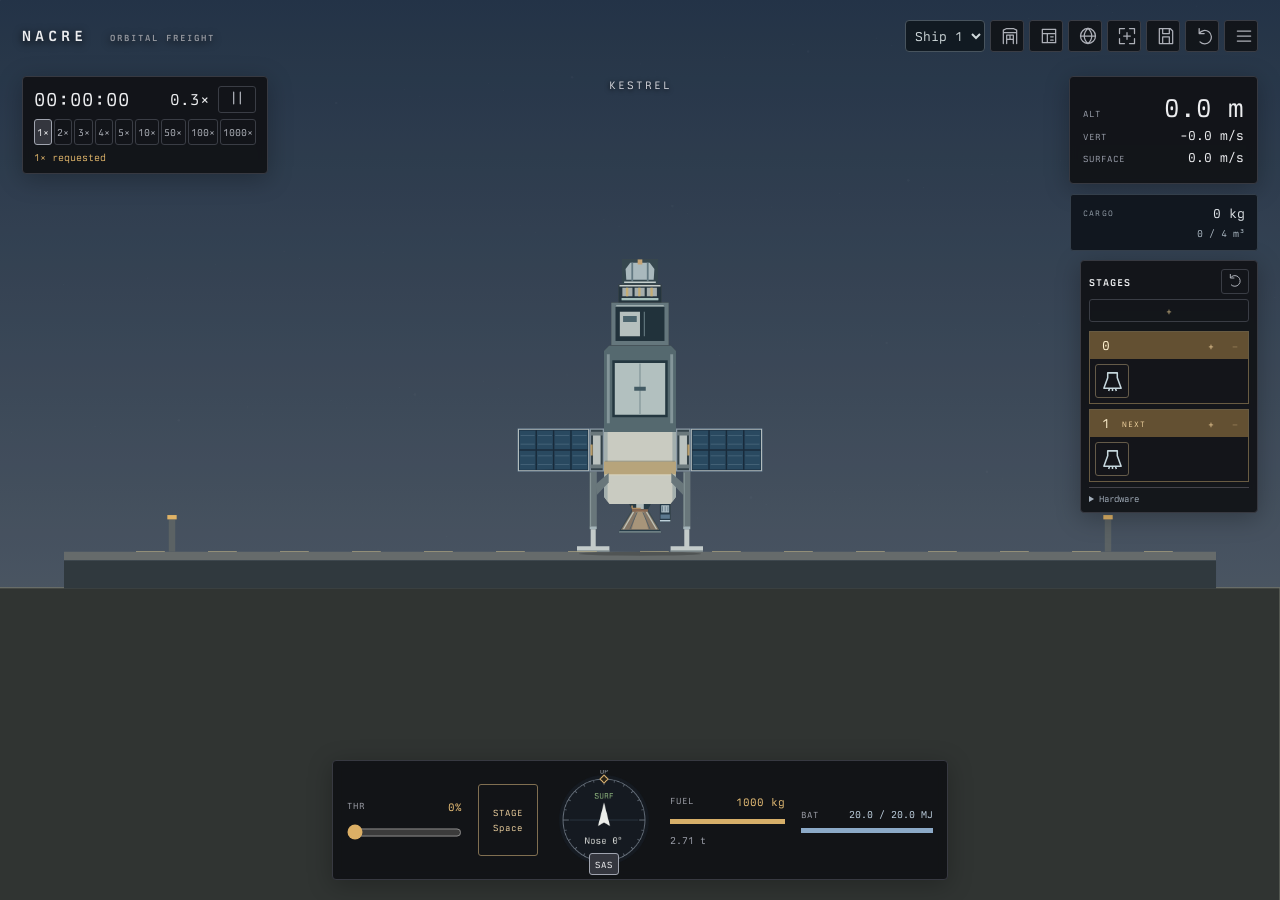
<file: freighter/index.html>
<!doctype html><html lang="en"><head><meta charset="UTF-8"><meta name="viewport" content="width=device-width,initial-scale=1"><meta name="theme-color" content="#090a0c"><link rel="icon" href="data:image/svg+xml,%3Csvg xmlns=%27http://www.w3.org/2000/svg%27 viewBox=%270 0 32 32%27%3E%3Ccircle cx=%2716%27 cy=%2716%27 r=%2712%27 fill=%27%239aa9b5%27/%3E%3C/svg%3E"><title>Nacre · Orbital Freight</title>  <script type="module" crossorigin src="./assets/index-ByCMRlZd.js"></script>
  <link rel="stylesheet" crossorigin href="./assets/index-DwLqj8mp.css">
</head><body>
<canvas id="scene" tabindex="0" aria-label="Flight viewport. Drag to pan, scroll to zoom."></canvas>
<header><span class="wordmark">NACRE <small>ORBITAL FREIGHT</small></span><nav><select id="vessel-select" aria-label="Selected vessel" title="Switch vessel · [ / ]"></select><button id="shipyard" title="Shipyard" aria-label="Shipyard">⚒</button><button id="market" title="Markets" aria-label="Markets">▤</button><button id="map" title="Map · M" aria-label="Toggle map">◎</button><button id="recenter" title="Recenter · F" aria-label="Recenter camera">⌖</button><button id="save" title="Save" aria-label="Save">▣</button><button id="restore" title="Load" aria-label="Load">↶</button><button id="help" title="Menu · Escape" aria-label="Menu">☰</button></nav></header>
<section id="time" class="instrument"><div class="clockline"><span id="clock">00:00:00</span><span id="rate">1×</span><button id="pause" aria-label="Pause" title="Pause">Ⅱ</button></div><div id="rates" role="group" aria-label="Time speed"></div><div id="warp-reason" role="status"></div></section>
<nav id="map-framing" aria-label="Map framing" hidden><button id="fit-trajectory" type="button">Fit trajectory</button><button id="fit-body" type="button">Body</button></nav>
<section id="flight-data" class="instrument"><div class="major"><small>ALT</small><strong id="altitude">0 m</strong></div><div><small>VERT</small><span id="vertical">0.0 m/s</span></div><div><button id="speed-frame" title="Switch surface / orbital speed">SURFACE</button><span id="speed">0.0 m/s</span></div><div id="apsides" hidden></div></section>
<div id="location"></div><div id="target-tools"><select id="target" aria-label="Destination"><option value="">Destination</option></select><button id="target-focus" title="Focus destination" aria-label="Focus destination">⌖</button><span id="target-data"></span></div><div id="toast" role="status"></div>
<section id="flight-controls" class="instrument"><div class="meter"><label for="throttle">THR <output id="throttle-value">0%</output></label><input id="throttle" aria-label="Throttle" type="range" min="0" max="100" value="0"></div><div id="stage-control"><button id="stage" title="Next stage · Space">STAGE<br>Space</button><span id="stage-next"></span></div><div id="attitude"><canvas id="heading" width="144" height="144" aria-label="Heading indicator"></canvas><div id="sas-controls"><button id="sas" title="Hold attitude · T" aria-label="SAS" aria-pressed="true">SAS</button></div></div><div class="meter fuel"><label><span id="fuel-label">FUEL</span> <output id="fuel-value"></output></label><div class="fuel-track"><i id="fuel-bar"></i></div><span id="mass"></span></div></section>

<dialog id="menu"><div class="dialog-head"><h1>Flight controls</h1><button id="close-menu" aria-label="Close menu">×</button></div><dl><dt>A / D</dt><dd>Steer</dd><dt>Shift / Ctrl</dt><dd>Throttle</dd><dt>Z / X</dt><dd>Full / cutoff</dd><dt>Space</dt><dd>Execute next stage</dd><dt>[ / ]</dt><dd>Switch vessel</dd><dt>T</dt><dd>SAS on / off</dd><dt>M / F</dt><dd>Map / recenter</dd><dt>, / .</dt><dd>Slower / faster</dd><dt>Click part</dt><dd>Part contents / actions</dd><dt>Right-click</dt><dd>Part details</dd><dt>Click map path</dt><dd>Add maneuver</dd><dt>Node / handles</dt><dd>Drag time / delta-v</dd><dt>Drag / wheel</dt><dd>Pan / zoom</dd></dl><p>Drag stage headers or hardware icons in the stage stack. + adds an empty row; − removes an empty row. Space executes one row in its listed order. Detached vessels keep their own throttle and fuel.</p><p>SAS holds the attitude captured on engagement or steering release, using finite control torque.</p><p>Choose time speed with the numbered buttons or , / . Higher speeds require unpowered coasting clear of air and ground. An interruption returns to 1×.</p><button id="new-game">New game</button></dialog>
<section id="part-actions" class="instrument" role="dialog" aria-labelledby="part-name" hidden><div class="part-title"><h2 id="part-name"></h2><button id="part-close" aria-label="Close part actions">×</button></div><div id="part-state"></div><button id="part-action" hidden></button></section></body></html>
</file>
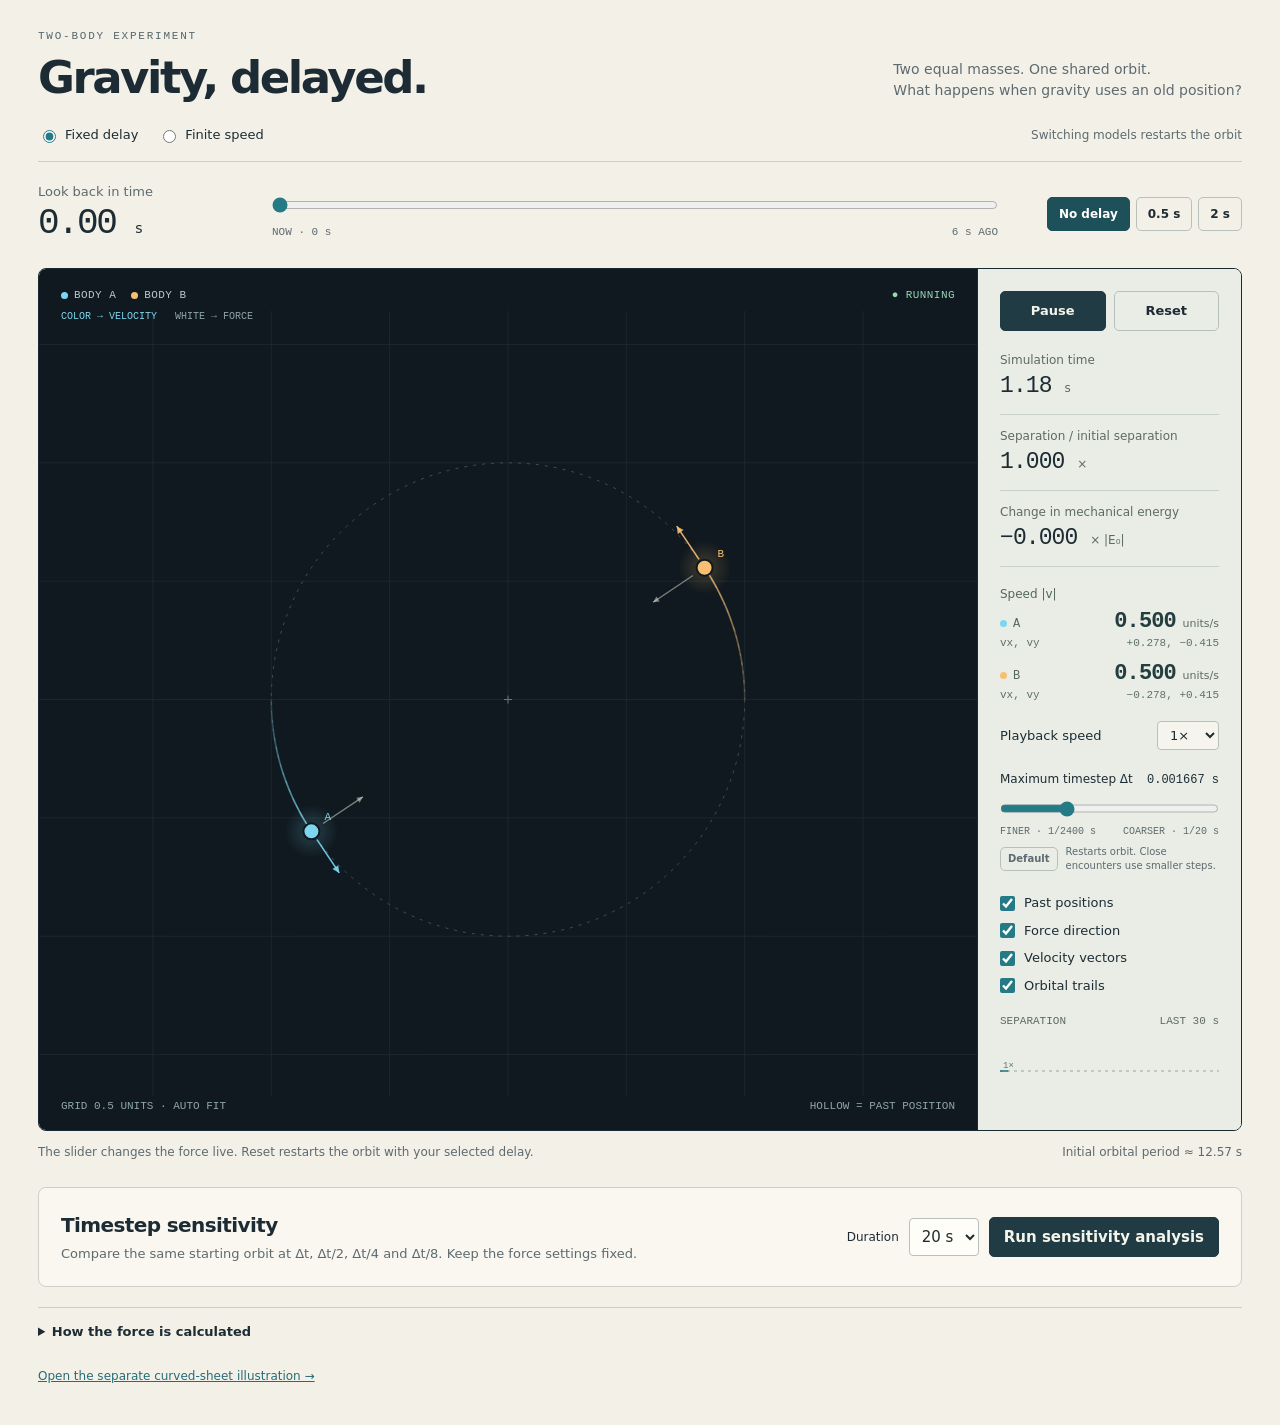
<file: gravity-delay/index.html>
<!doctype html>
<html lang="en"><head><meta charset="utf-8"><meta name="viewport" content="width=device-width,initial-scale=1"><meta name="theme-color" content="#10191f"><title>Gravity, delayed</title>
<style>
:root{color-scheme:light;--paper:#f3f0e8;--ink:#1d2c34;--muted:#5d6b70;--line:#cccfc8;--blue:#7cd6ef;--gold:#f8bf73}*{box-sizing:border-box}body{margin:0;background:var(--paper);color:var(--ink);font:15px/1.5 system-ui,-apple-system,BlinkMacSystemFont,"Segoe UI",sans-serif}button,select,input{font:inherit}button,select{color:inherit}button{cursor:pointer;background:transparent;border:1px solid #b8c0bb;border-radius:5px;padding:8px 14px;font-weight:600}button:hover{background:#e3e7dd;border-color:#667a74}button:focus-visible,input:focus-visible,select:focus-visible,summary:focus-visible{outline:3px solid #2b828c;outline-offset:4px}main{max-width:1312px;margin:auto;padding:30px 38px 24px}.eyebrow{font:11px ui-monospace,monospace;letter-spacing:.16em;color:#54676b}header{display:flex;align-items:flex-end;justify-content:space-between;gap:24px;margin:12px 0 24px}h1{font-size:clamp(30px,4vw,45px);font-weight:650;letter-spacing:-.055em;line-height:1.05;margin:0}header p{margin:0;color:var(--muted);max-width:400px;font-size:14px}.delaybar{display:grid;grid-template-columns:210px 1fr 220px;gap:24px;align-items:center;padding:20px 0 22px;border-top:1px solid var(--line)}.delay-title{font-size:13px;display:block;color:var(--muted)}.delay-value{font:36px/1.25 ui-monospace,SFMono-Regular,monospace;letter-spacing:-.06em}.delay-value small{font:14px system-ui;letter-spacing:0}input[type=range]{width:100%;accent-color:#257b85;cursor:pointer;height:30px;margin:0}.range-labels{display:flex;justify-content:space-between;font:11px ui-monospace,monospace;color:var(--muted)}.presets{display:flex;gap:6px;justify-content:flex-end}.presets button{font-size:12px;padding:7px 11px}.presets button[aria-pressed=true]{background:#1d5058;color:white;border-color:#1d5058}.experiment{display:grid;grid-template-columns:minmax(0,1fr) 264px;border:1px solid #1a2a32;border-radius:8px;overflow:hidden}.viewport{background:#10191f;position:relative;min-height:520px;overflow:hidden}#orbit{width:100%;height:100%;min-height:520px;display:block;position:absolute;inset:0}.plothead{position:absolute;z-index:1;top:20px;left:22px;right:22px;display:flex;justify-content:space-between;gap:16px;pointer-events:none;color:#b8c9cc;font:11px ui-monospace,monospace;letter-spacing:.04em}.live{color:#98d6b4}.legend{display:flex;flex-wrap:wrap;gap:15px}.legend span{display:flex;align-items:center;gap:6px}.dot{width:7px;height:7px;background:var(--blue);border-radius:50%;display:inline-block}.dot.b{background:var(--gold)}.plotfoot{position:absolute;left:22px;bottom:18px;right:22px;color:#8fa6ac;display:flex;gap:12px;justify-content:space-between;font:11px ui-monospace,monospace;pointer-events:none}.sidebar{background:#e9ede5;padding:22px;display:flex;flex-direction:column;gap:20px;border-left:1px solid #1a2a32}.transport{display:flex;gap:8px}.transport button{flex:1;padding:9px 8px;font-size:13px}#pause{background:#203b43;color:#f4f4ea;border-color:#203b43}dl{margin:0}.stat{padding:12px 0;border-bottom:1px solid #c7d0c6}.stat:first-child{padding-top:0}dt{font-size:12px;color:#5d6b65}dd{font:25px/1.4 ui-monospace,SFMono-Regular,monospace;letter-spacing:-.04em;margin:1px 0 0}dd small{font:12px system-ui;letter-spacing:0;color:#5d6b65}.speedrow{display:flex;justify-content:space-between;align-items:center;font-size:13px}.speedrow select{border:1px solid #b8c0bb;background:#f5f5ed;border-radius:4px;padding:5px 8px}.toggles{display:flex;flex-direction:column;gap:8px;font-size:13px}.toggles label{display:flex;gap:9px;align-items:center;cursor:pointer}.toggles input{width:15px;height:15px;accent-color:#257b85;margin:0}.chartwrap{margin-top:auto}.charttitle{font:11px ui-monospace,monospace;color:#5d6b65;display:flex;justify-content:space-between;margin-bottom:7px}#chart{width:100%;height:74px;display:block}.under{display:flex;justify-content:space-between;gap:25px;margin:12px 0;color:var(--muted);font-size:12px}.under p{margin:0}.model{margin-top:20px;border-top:1px solid var(--line);font-size:13px;color:var(--muted);max-width:100%}.model summary{cursor:pointer;padding:14px 0;color:var(--ink);font-weight:600}.model p{max-width:850px;margin:6px 0 12px}.model code{display:block;background:#e6e8df;padding:14px;overflow-x:auto;color:#284348;white-space:pre;font-size:12px}.model a{color:#246c79}.error{position:absolute;top:50%;left:10%;right:10%;background:#402c26;color:#ffe1c6;padding:18px;text-align:center;border-radius:5px}.error[hidden]{display:none}
@media(max-width:900px){main{padding:24px}.delaybar{grid-template-columns:165px 1fr;gap:16px}.presets{grid-column:2;justify-content:flex-start;margin-top:-4px}.experiment{grid-template-columns:minmax(0,1fr) 225px}.sidebar{padding:18px}.viewport,#orbit{min-height:460px}header p{max-width:320px;font-size:13px}}
@media(max-width:620px){main{padding:20px 14px}header{display:block;margin-bottom:20px}header p{margin-top:13px;max-width:100%;font-size:13px}.delaybar{grid-template-columns:110px 1fr;gap:12px;padding-top:16px}.delay-value{font-size:29px}.delay-title{font-size:12px}.presets{grid-column:1/-1;justify-content:flex-start;margin:0}.presets button{flex:1}.experiment{grid-template-columns:1fr}.viewport,#orbit{min-height:380px}.sidebar{border-left:0;border-top:1px solid #40535a;display:grid;grid-template-columns:1fr 1fr;gap:18px;padding:16px}.transport{grid-column:1/-1}dl{display:contents}.stat{padding:0!important;border:0}.speedrow{grid-column:1/-1}.chartwrap{margin-top:0}.toggles{font-size:12px}.under{display:block}.under p+p{margin-top:6px}.plothead{left:16px;right:16px;top:16px;font-size:10px}.legend{gap:10px}.plotfoot{left:16px;right:16px;bottom:14px;font-size:10px}.model{margin-top:16px}}

[hidden]{display:none!important}.model-switch{display:flex;flex-wrap:wrap;align-items:center;gap:8px 20px;margin:0 0 16px;font-size:13px}.model-switch label{display:flex;align-items:center;gap:6px;cursor:pointer}.model-switch input{accent-color:#257b85}.model-switch span{font-size:12px;color:var(--muted);margin-left:auto}.delay-value small{white-space:nowrap}.stat dd{font-size:23px}.mini-stat{font-size:11px;color:var(--muted);line-height:1.45;margin-top:6px}.error{font-size:13px;z-index:2}.error button{display:block;margin:10px auto 0;background:#efdfc6;border:0;color:#402c26}
@media(max-width:620px){#propagationControls{grid-template-columns:1fr}#propagationControls .delay-value{display:flex;gap:8px;align-items:baseline}.range-labels{gap:10px}#propagationControls .range-labels span{white-space:nowrap}#propagationControls .presets{grid-column:1}.model-switch span{width:100%;margin:0}.stat.energy-stat{grid-column:1/-1}}
.velocity-readout{font:11px ui-monospace,monospace;color:#53675e}.velocity-readout output{white-space:nowrap;color:#243e40}.velocity-readout .dot{margin-right:6px}.velocity-caption{font:12px system-ui;margin-bottom:8px}.velocity-body+.velocity-body{margin-top:12px}.speed-value-row{display:flex;align-items:baseline;justify-content:space-between;gap:8px}.speed-value-row>span:first-child{font-size:12px}.speed-value-row output{font-size:22px;font-weight:600;letter-spacing:-.04em}.speed-value-row small{font:11px system-ui;color:#5d6b65}.velocity-components{display:flex;justify-content:space-between;gap:7px;margin-top:3px;color:#607067}.velocity-components output{color:#607067}.plotfoot{flex-wrap:wrap}.vector-key{display:block;position:absolute;top:42px;left:22px;color:#8fa6ac;font:10px ui-monospace,monospace;pointer-events:none}.arrow-color{color:#7cd6ef}@media(max-width:620px){.velocity-readout{grid-column:1/-1}.vector-key{left:16px;top:37px;font-size:9px}.mini-stat{grid-column:1/-1}}
.timestep{grid-column:1/-1;font-size:12px}.timestep-heading{display:flex;justify-content:space-between;gap:8px;align-items:baseline}.timestep output{font:12px ui-monospace,monospace;white-space:nowrap}.timestep input{height:25px;margin:8px 0 0}.timestep .range-labels{font-size:10px}.timestep-foot{display:flex;gap:8px;align-items:center;margin-top:8px;color:var(--muted);font-size:10px;line-height:1.4}.timestep-foot button{padding:4px 7px;font-size:10px;flex-shrink:0}

.analysis{margin-top:26px;border:1px solid var(--line);border-radius:8px;padding:22px;background:#f9f7f0}.analysis-head{display:flex;justify-content:space-between;gap:22px;align-items:center}.analysis h2{font-size:20px;letter-spacing:-.03em;margin:0 0 4px}.analysis p{margin:0;font-size:13px;color:var(--muted)}.analysis-controls{display:flex;align-items:center;gap:10px;flex-shrink:0}.analysis-controls label{font-size:12px}.analysis select{padding:8px;border:1px solid #b8c0bb;border-radius:4px;background:#fffdf7}.analysis button.primary{background:#203b43;color:#f4f4ea;border-color:#203b43}.analysis button:disabled{opacity:.55;cursor:default}.analysis-status{display:flex;gap:12px;align-items:center;margin-top:16px;font-size:12px}.analysis-status progress{width:130px;accent-color:#257b85}.analysis-status button{padding:5px 9px;font-size:12px}.analysis-error{color:#853d23!important;margin-top:14px!important}.analysis-context{padding:16px 0 12px;font:12px ui-monospace,monospace;color:#344e55}.analysis-stale{color:#895525!important;margin:8px 0!important}.analysis-summary{padding:12px 14px;background:#e7ede3;border-left:3px solid #257b85;color:#243b3c!important}.analysis-plots{display:grid;grid-template-columns:1fr 1fr;gap:24px;margin-top:22px}.analysis-plots h3{font-size:12px;font-weight:600;margin:0 0 8px;color:#476068}.analysis-plots canvas{width:100%;height:230px;display:block}.analysis-legend{display:flex;flex-wrap:wrap;gap:10px 22px;margin:12px 0;font:11px ui-monospace,monospace}.analysis-key{display:inline-block;width:22px;border-top:3px solid;vertical-align:middle;margin-right:6px}.analysis-table-wrap{overflow-x:auto}.analysis table{border-collapse:collapse;width:100%;font:12px ui-monospace,monospace;font-variant-numeric:tabular-nums}.analysis th{font:11px system-ui;text-align:right;color:#5d6b70;padding:12px 8px;border-bottom:1px solid var(--line)}.analysis td{text-align:right;padding:10px 8px;border-bottom:1px solid #dce0d5;white-space:nowrap}.analysis th:first-child,.analysis td:first-child{text-align:left}.analysis td:first-child small{display:block;font:10px system-ui;color:#62716c;margin-top:2px}.analysis-note{margin-top:14px!important;font-size:11px!important;max-width:880px}.analysis-result[hidden]{display:none}.analysis-table-wrap th:first-child{min-width:112px}
@media(max-width:900px){.analysis-head{align-items:flex-start;flex-direction:column}.analysis-controls{flex-wrap:wrap}}
@media(max-width:620px){.analysis{padding:17px 12px;margin-top:20px}.analysis-head{gap:14px}.analysis-controls{gap:8px;flex-shrink:1}.analysis-controls button{font-size:12px;padding:9px 10px}.analysis-controls select{font-size:12px}.analysis-plots{grid-template-columns:1fr;gap:20px}.analysis-plots canvas{height:220px}.analysis-status{flex-wrap:wrap}.analysis table{font-size:10px}.analysis th{font-size:10px;padding:9px 4px}.analysis td{padding:9px 4px}.analysis-table-wrap th:first-child{min-width:87px}.analysis-legend{gap:8px 12px;font-size:10px}.analysis-context{font-size:11px;line-height:1.7}.analysis-summary{font-size:12px!important}}
</style></head><body><main>
<div class="eyebrow">TWO-BODY EXPERIMENT</div><header><h1>Gravity, delayed.</h1><p>Two equal masses. One shared orbit.<br>What happens when gravity uses an old position?</p></header>
<div class="model-switch" role="group" aria-label="Gravity model"><label><input type="radio" name="mode" value="fixed" checked>Fixed delay</label><label><input type="radio" name="mode" value="propagation">Finite speed</label><span>Switching models restarts the orbit</span></div>
<section class="delaybar" id="fixedControls" aria-label="Gravity delay"><div><label class="delay-title" for="delay">Look back in time</label><output id="delayValue" class="delay-value" for="delay">0.00 <small>s</small></output></div><div><input type="range" id="delay" min="0" max="6" step="0.01" value="0" aria-label="Gravity delay in simulated seconds"><div class="range-labels"><span>NOW · 0 s</span><span>6 s AGO</span></div></div><div class="presets" aria-label="Delay presets"><button data-delay="0" aria-pressed="true">No delay</button><button data-delay="0.5" aria-pressed="false">0.5 s</button><button data-delay="2" aria-pressed="false">2 s</button></div></section>
<section class="delaybar" id="propagationControls" aria-label="Propagation speed" hidden><div><label class="delay-title" for="propagationSpeed">Signal speed c</label><output id="propagationValue" class="delay-value" for="propagationSpeed">2.0 <small>units/s</small></output></div><div><input type="range" id="propagationSpeed" min="0" max="100" step="1" value="0" aria-label="Signal propagation speed"><div class="range-labels"><span>SLOW · 2 units/s</span><span>FAST · 100 units/s</span></div></div><div class="presets" aria-label="Propagation speed presets"><button data-speed="2" aria-pressed="true">2</button><button data-speed="10" aria-pressed="false">10</button><button data-speed="100" aria-pressed="false">100</button></div></section>
<section class="experiment" aria-label="Interactive orbit simulation"><div class="viewport"><canvas id="orbit" aria-label="Two orbiting objects with trails, ghost markers at their past positions, and arrows showing the direction of gravitational acceleration"></canvas><div class="plothead"><div class="legend"><span><i class="dot"></i>BODY A</span><span><i class="dot b"></i>BODY B</span></div><span id="status" class="live">● RUNNING</span></div><div class="vector-key"><span class="arrow-color">COLOR → VELOCITY</span> &nbsp; WHITE → FORCE</div><div class="plotfoot"><span id="scale">VIEW FITS AUTOMATICALLY</span><span>HOLLOW = PAST POSITION</span></div><div id="error" class="error" role="alert" hidden><span id="errorText"></span><button id="errorReset">Reset orbit</button></div></div>
<aside class="sidebar"><div class="transport"><button id="pause" type="button">Pause</button><button id="reset" type="button">Reset</button></div><dl><div class="stat"><dt>Simulation time</dt><dd><span id="time">0.00</span> <small>s</small></dd></div><div class="stat"><dt>Separation / initial separation</dt><dd><span id="separation">1.000</span> <small>×</small></dd></div><div class="stat energy-stat"><dt>Change in mechanical energy</dt><dd><span id="energyChange">+0.000</span> <small>× |E₀|</small></dd></div></dl><div class="mini-stat" id="travelReadout" hidden>Travel delay A / B<br><strong id="travelDelays">—</strong></div><div class="velocity-readout"><div class="velocity-caption">Speed |v|</div><div class="velocity-body"><div class="speed-value-row"><span><i class="dot"></i>A</span><span><output id="speedA" aria-label="Body A speed">0.500</output> <small>units/s</small></span></div><div class="velocity-components"><span>vx, vy</span><output id="velocityA" aria-label="Body A velocity components">+0.000, −0.500</output></div></div><div class="velocity-body"><div class="speed-value-row"><span><i class="dot b"></i>B</span><span><output id="speedB" aria-label="Body B speed">0.500</output> <small>units/s</small></span></div><div class="velocity-components"><span>vx, vy</span><output id="velocityB" aria-label="Body B velocity components">+0.000, +0.500</output></div></div></div><label class="speedrow" for="speed">Playback speed<select id="speed"><option value="0.25">¼×</option><option value="1" selected>1×</option><option value="2">2×</option><option value="4">4×</option></select></label><div class="timestep"><div class="timestep-heading"><label for="timeStep">Maximum timestep Δt</label><output id="timeStepValue" for="timeStep">0.001667 s</output></div><input type="range" id="timeStep" min="0" max="100" step="any" value="28.956057" aria-label="Maximum integration timestep"><div class="range-labels"><span>FINER · 1/2400 s</span><span>COARSER · 1/20 s</span></div><div class="timestep-foot"><button id="defaultStep" type="button">Default</button><span>Restarts orbit. Close encounters use smaller steps.</span></div></div><div class="toggles"><label><input type="checkbox" id="ghosts" checked>Past positions</label><label><input type="checkbox" id="forces" checked>Force direction</label><label><input type="checkbox" id="velocity" checked>Velocity vectors</label><label><input type="checkbox" id="trails" checked>Orbital trails</label></div><div class="chartwrap"><div class="charttitle"><span>SEPARATION</span><span id="chartRange">LAST 30 s</span></div><canvas id="chart" aria-label="Graph of separation relative to initial separation over the last thirty simulated seconds"></canvas></div></aside></section>
<div class="under"><p><span id="controlsHelp">The slider changes the force live. Reset restarts the orbit with your selected delay.</span></p><p>Initial orbital period ≈ <span id="period">12.57</span> s</p></div>
<section class="analysis" aria-labelledby="analysisTitle">
<div class="analysis-head"><div><h2 id="analysisTitle">Timestep sensitivity</h2><p>Compare the same starting orbit at Δt, Δt/2, Δt/4 and Δt/8. Keep the force settings fixed.</p></div><div class="analysis-controls"><label for="analysisDuration">Duration</label><select id="analysisDuration"><option value="10">10 s</option><option value="20" selected>20 s</option><option value="60">60 s</option></select><button id="runAnalysis" class="primary" type="button">Run sensitivity analysis</button></div></div>
<div id="analysisStatus" class="analysis-status" role="status" hidden><progress id="analysisProgress" max="1" value="0" aria-label="Sensitivity analysis progress"></progress><span id="analysisProgressText">Starting…</span><button id="cancelAnalysis" type="button">Cancel</button></div>
<p id="analysisError" class="analysis-error" role="alert" hidden></p>
<p id="analysisStale" class="analysis-stale" hidden>Controls changed. Run again to compare the new settings.</p>
<div id="analysisResult" class="analysis-result" hidden><div id="analysisContext" class="analysis-context"></div><p id="analysisSummary" class="analysis-summary"></p><div class="analysis-plots"><div><h3>Orbital path · body A · distance units</h3><canvas id="analysisOrbit" aria-label="Body A orbital paths for four integration timesteps"></canvas></div><div><h3>Change in mechanical energy · ΔE / |E₀|</h3><canvas id="analysisEnergy" aria-label="Mechanical energy change over the comparison interval for four timesteps"></canvas></div></div><div id="analysisLegend" class="analysis-legend"></div><div class="analysis-table-wrap"><table><thead><tr><th scope="col">Maximum step (s)</th><th scope="col">End separation<br>/ initial</th><th scope="col">End ΔE / |E₀|</th><th scope="col">Max position<br>gap (units)</th></tr></thead><tbody id="analysisRows"></tbody></table></div><p class="analysis-note">Position gaps compare both bodies with the finest run at 241 shared times. Smaller gaps as the step shrinks suggest numerical convergence over this interval. The finest run is a comparison, not an exact solution. Close encounters still use smaller substeps. These are fresh runs from time zero with constant settings, independent of the live orbit.</p></div>
</section>
<details class="model"><summary>How the force is calculated</summary><p><strong>Fixed delay</strong> uses the time selected on the slider. <strong>Finite speed</strong> solves the travel-time equation separately for each body: <strong>cτ = |rⱼ(t − τ) − rᵢ(t)|</strong>. The source position and its travel time agree with each other. As the bodies separate, the travel delay can grow beyond six seconds. Signal speed is in distance units per simulated second, on a logarithmic slider. The initial orbital speed of each body is about 0.5 units/s.</p><p>Each body is pulled from its <strong>current position</strong> toward the <strong>other body’s position τ seconds ago</strong>. Both the direction and distance used in the force come from that pair of positions. Hollow markers show those past positions. White force arrows show direction only. Colored velocity arrows show direction and magnitude, with a common visual scale. The numerical readouts give each body’s x and y velocity components.</p><code>aᵢ(t) = G mⱼ [rⱼ(t − τ) − rᵢ(t)] / (|rⱼ(t − τ) − rᵢ(t)|² + ε²)³ᐟ²</code><p>Equal masses m = 1, G = 1, initial separation = 2, and softening ε = 0.03 in simulation units. The bodies begin with circular-orbit velocities. For times before the simulation starts, their history follows the same circular orbit. A faint dashed circle marks that starting orbit. Trails show the last 30 simulated seconds.</p><p>The timestep slider changes the maximum numerical integration step from 1/2400 to 1/20 simulated seconds. The default is 1/600 s. Changing it restarts the orbit with your other settings preserved, so you can compare the same initial conditions. Playback speed is unchanged. Close encounters use smaller substeps. Large timesteps can introduce numerical error; compare smaller steps to see which results persist.</p><p>The energy readout shows the change in ordinary instantaneous kinetic plus softened gravitational potential energy, divided by the magnitude of its starting value. It is a diagnostic of the toy force rule, not a relativistic energy accounting.</p><p>Finite-speed runs retain their trajectory for up to 300 simulated seconds (or one million history samples), then pause for a reset. They also pause if a source reaches the selected signal speed, or if lowering the speed makes the recorded source motion too fast, because this solver requires a unique retarded source position. Increase c or reset if that happens.</p><p>This is a deliberately delayed Newtonian model, <strong>not a simulation of general relativity</strong>. Its mechanical energy need not be conserved when delay is enabled. In relativity, additional velocity-dependent effects matter. <a href="https://arxiv.org/abs/gr-qc/9909087" target="_blank" rel="noopener">About gravitational aberration</a>.</p></details>
<p class="under"><a href="sheet.html" style="color:#246c79">Open the separate curved-sheet illustration →</a></p>
</main><script src="physics.js?v=20260927a"></script><script src="app.js?v=20260927c"></script><script src="analysis-ui.js?v=20260927b"></script></body></html>
</file>
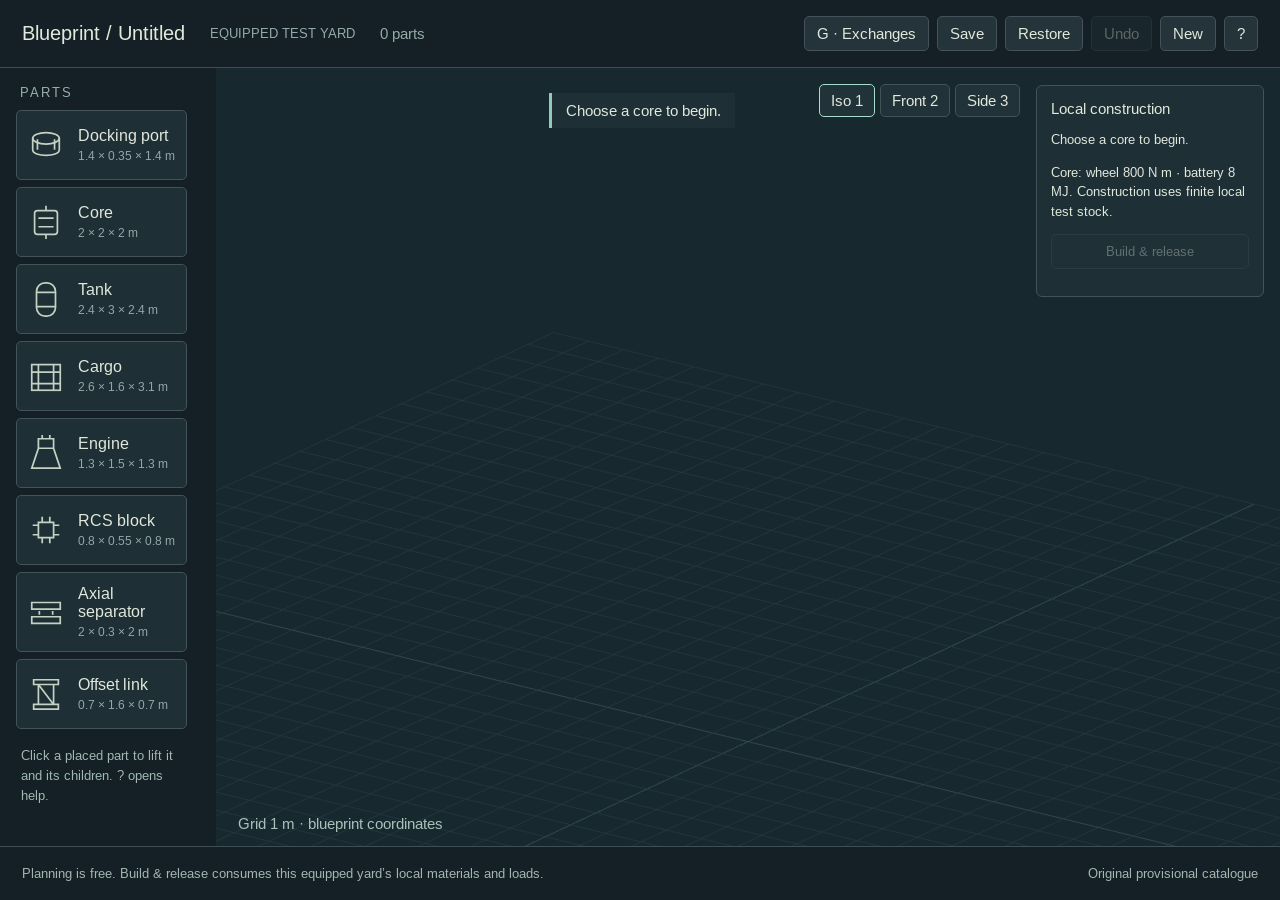
<file: orbital-assembly/index.html>
<!doctype html><html lang="en"><head><meta charset="utf-8"><meta name="viewport" content="width=device-width, initial-scale=1"><link rel="icon" href="data:,"><title>Orbital freighter · Assemble and fly</title><style>
@font-face{font-family:Study;src:url('./assets/LiberationSans-Regular-B6bUwJdf.ttf')}*{box-sizing:border-box}body{margin:0;background:#142025;color:#e1e8dc;font:15px Study,sans-serif;overflow:hidden}button{font:inherit;color:inherit;border:1px solid #435359;background:#24343a;border-radius:5px;cursor:pointer}button:hover{background:#35484d}button:focus-visible{outline:2px solid #aadccd;outline-offset:2px}button:disabled{opacity:.35;cursor:default}header{height:68px;display:flex;align-items:center;padding:0 22px;gap:25px;border-bottom:1px solid #3e4e52}header strong{font-size:20px;font-weight:400}header small{color:#95aaa9;font-size:13px}header .tools{margin-left:auto;display:flex;gap:8px}header button{padding:8px 12px}aside{position:absolute;left:16px;top:85px;width:190px;z-index:2}aside h2{font-size:13px;color:#96b1ad;font-weight:400;letter-spacing:2px;margin:0 0 10px 4px}.part{display:flex;width:100%;text-align:left;align-items:center;gap:13px;padding:12px 10px;margin-bottom:7px;background:#203137e8}.part svg{width:38px;height:44px;color:#c4d1c3;flex:none}.part span{display:block}.part small{display:block;color:#95aaa9;font-size:12px;margin-top:4px}.part.selected{border-color:#a6decb;background:#324a4b}.part .name{font-size:16px}#view{position:absolute;left:216px;right:0;top:68px;bottom:54px;touch-action:none}canvas{display:block;width:100%;height:100%}#viewbar{position:absolute;right:20px;top:16px;display:flex;gap:5px;z-index:1}#viewbar button{padding:7px 11px;background:#24343ad9}#viewbar .active{border-color:#a6decb}#held{position:absolute;left:50%;bottom:64px;transform:translateX(-50%);background:#203137ed;border:1px solid #50625f;border-radius:7px;padding:11px 14px;z-index:3;min-width:390px}#held[hidden]{display:none}#held .top{display:flex;justify-content:space-between;gap:22px;margin-bottom:9px}#held small{color:#a6bcb6}#held .buttons{display:flex;gap:7px}#held button{padding:7px 11px}#held.bad{border-color:#cf796b}#status{position:absolute;left:50%;top:25px;transform:translateX(-50%);padding:9px 14px;background:#203137d9;border-left:3px solid #91caba;white-space:nowrap;max-width:70%;text-overflow:ellipsis;overflow:hidden;pointer-events:none}#status.bad{border-color:#e08676;color:#efb4a8}#hint{margin:17px 5px;color:#a1b8b3;line-height:1.55;font-size:13px}#stats{position:absolute;left:22px;bottom:14px;color:#abc0ba;pointer-events:none}footer{position:absolute;left:0;right:0;bottom:0;height:54px;border-top:1px solid #3e4e52;display:flex;align-items:center;justify-content:space-between;padding:0 22px;color:#a3b7b1;font-size:13px}footer b{color:#dce5d5;font-weight:400}dialog{background:#203137;color:#e1e8dc;border:1px solid #657b74;border-radius:8px;max-width:510px;padding:24px;line-height:1.65}dialog::backdrop{background:#061115a8}dialog h2{font-size:23px;font-weight:400;margin-top:0}dialog p{margin:12px 0}dialog button{padding:7px 15px;float:right}kbd{font:12px Study,sans-serif;background:#35484d;padding:3px 5px;border-radius:3px}#parts-count{color:#95aaa9} @media(max-width:900px){aside{width:145px}.part{gap:7px;padding:9px 7px}.part svg{width:26px}#view{left:165px}header small{display:none}#held{min-width:350px}footer span{max-width:70%}}

#build-panel{position:absolute;right:16px;top:85px;width:228px;background:#203137ed;padding:14px;border:1px solid #435359;border-radius:6px;z-index:3;font-size:13px}#build-panel h2{font-size:15px;font-weight:400;margin:0 0 10px}#build-panel label{display:block;margin:8px 0}#build-panel input{width:72px;background:#15262c;color:#e1e8dc;border:1px solid #52675f;padding:4px}#build-panel p{line-height:1.5}#build-panel button{padding:9px;width:100%}#build-message{color:#edb19e}#viewbar{right:260px}#status{left:40%;max-width:50%}#flight{position:absolute;inset:68px 0 54px;background:#061019;z-index:5}#flight-canvas{position:absolute;inset:0}#flight-hud{position:absolute;left:22px;top:20px;white-space:pre;line-height:1.7;font:14px monospace;pointer-events:none}#flight-actions{position:absolute;right:18px;top:15px;display:flex;gap:8px}#flight-actions button{padding:8px}#flight-note{position:absolute;bottom:16px;left:22px;color:#bfd4ca;font-size:13px}#stage-panel,#engine-panel{position:absolute;right:18px;top:65px;width:285px;background:#203137ed;border:1px solid #657b74;padding:12px;border-radius:5px}.stage-row{display:flex;align-items:center;min-height:46px;border-bottom:1px solid #49605d;gap:8px}.stage-number,.stage-action,.stage-add{height:36px;min-width:36px}.stage-icons{display:flex;flex:1;gap:5px}.stage-action svg,.stage-choice svg{width:26px;height:26px;fill:none;stroke:currentColor;stroke-width:1.6}.stage-row.consumed{opacity:.45}.stage-row.next{border-left:3px solid #d8ca86}.stage-row.next:after{content:'NEXT';font-size:10px;color:#d8ca86}.stage-context,.stage-footer{display:flex;gap:6px;flex-wrap:wrap;margin-top:10px}.stage-tooltip{position:fixed;z-index:20;background:#253b41;padding:9px;font-size:12px}.stage-choice{display:flex;align-items:center}#engine-panel label{display:block;padding:7px}.spring-option{display:block;margin-top:12px;font-size:12px;color:#bdc9b4}body[data-mode=flight] #build-panel{display:none}
#orbit-map-overlay{position:absolute;inset:0;pointer-events:none}#orbit-map-readout{position:absolute;left:22px;top:22px;white-space:pre-line;font:14px Study,sans-serif;line-height:1.8;background:#0b1a21db;padding:15px 18px;border:1px solid #3f5a60;border-radius:5px;color:#c4ddd5;max-width:355px}#orbit-map-label{pointer-events:none}.orbit-map-label{position:absolute;transform:translate(-50%,8px);white-space:nowrap;background:#10252dd9;border:1px solid #52726f;border-radius:3px;padding:4px 7px;font-size:12px;color:#d4e8d7}#orbit-map-readout:first-line{color:#e8edd6}#flight-actions{z-index:2}@media(max-width:1100px){#orbit-map-readout{top:68px;font-size:12px;max-width:285px}#flight-actions button{font-size:12px}}

#maneuver-editor{position:absolute;right:18px;top:68px;width:282px;padding:14px 16px;background:#14282fec;border:1px solid #69745e;border-radius:5px;font-size:13px;z-index:1}#maneuver-editor[hidden]{display:none}.eyebrow{letter-spacing:2px;color:#e7b867;font-size:12px}.node-help,.subtle{line-height:1.4;color:#acbfba}.node-fields label{display:flex;align-items:center;justify-content:space-between;margin:7px 0;gap:8px}.node-fields input{width:100px;background:#0b1a21;color:#e1e8dc;border:1px solid #52675f;border-radius:3px;padding:6px;font:inherit}.prograde{color:#c7da84}.radial{color:#85c6d8}.normal{color:#c39ddd}.node-readout{white-space:pre-line;line-height:1.7;color:#ead8b2}.button-grid{display:flex;gap:8px}.button-grid button{padding:8px;flex:1}#burn-guidance{position:absolute;bottom:43px;left:22px;font-size:14px;color:#eed9ab;background:#0b1a21bf;padding:7px;border-radius:3px;pointer-events:none}#flight-actions button{font-size:12px}#flight-note{max-width:90%}#orbit-map-readout{max-width:310px;font-size:13px}@media(max-width:1000px){#maneuver-editor{width:250px;top:68px}#orbit-map-readout{max-width:250px;font-size:12px}#flight-actions{gap:4px;right:10px}}
.dock-tip{position:fixed;z-index:30;pointer-events:none;background:#203137;padding:7px 10px;border:1px solid #78948a;border-radius:4px;font-size:13px}.station-label{position:absolute;transform:translate(-50%,-50%);white-space:nowrap;font-size:11px;padding:5px 8px;background:#122a24df;border-color:#5c8875;color:#c6e7d6;z-index:1}.station-label[hidden]{display:none}#flight-actions{flex-wrap:wrap;justify-content:flex-end;max-width:70%}@media(max-width:900px){#flight-actions{max-width:65%}#flight-hud{font-size:12px}}
.station-arrow{width:10px;height:10px;margin-right:6px;background:currentColor;clip-path:polygon(0 0,100% 50%,0 100%,25% 50%)}

#pump-panel{position:absolute;right:18px;top:65px;width:318px;padding:15px;background:#203137f5;border:1px solid #657b74;border-radius:5px;z-index:3;font-size:13px}#pump-panel label{display:flex;align-items:center;gap:8px;margin:12px 0}#pump-panel select{min-width:0;flex:1}#pump-panel select,#pump-panel input{background:#102128;color:#e1e8dc;border:1px solid #52675f;border-radius:3px;padding:7px;font:inherit}#pump-rate{width:90px}.pump-buttons{display:flex;gap:8px}.pump-buttons button{flex:1;padding:8px}#pump-readout{white-space:pre-line;color:#d9dca8;line-height:1.6}
html{height:100%;overflow:hidden}body{position:fixed;inset:0}
aside{bottom:66px;overflow-y:auto;overscroll-behavior:contain;scrollbar-gutter:stable;padding-right:4px}
aside[hidden]{display:none}
@media(max-width:1100px){#status{top:66px;left:22px;right:260px;transform:none;max-width:none;white-space:normal}}
@media(max-width:900px){#pump-panel{top:100px}}
</style><script type="importmap">{"imports":{"three":"/node_modules/three/build/three.module.js","three/addons/":"/node_modules/three/examples/jsm/"}}</script>
  <script type="module" crossorigin src="./assets/assembly-CkBHVsqc.js"></script>
  <link rel="modulepreload" crossorigin href="./assets/warp-6oxV16xj.js">
  <link rel="stylesheet" crossorigin href="./assets/assembly-sk7fpAaN.css">
</head><body><header><strong>Blueprint / Untitled</strong><small>EQUIPPED TEST YARD</small><span id="parts-count">0 parts</span><div class="tools"><button id="station-accounts">G · Exchanges</button><button id="flight-view" hidden>Resume flight</button><button id="checkpoint-save">Save</button><button id="checkpoint-load">Restore</button><button id="undo" title="Undo · Ctrl Z">Undo</button><button id="clear" title="Clear blueprint · can be undone">New</button><button id="help" aria-label="Assembly help">?</button></div></header><aside><h2>PARTS</h2><div id="palette"></div><div id="hint">Choose a core, then aim a held part at a connector.</div></aside><section id="build-panel"><h2>Local construction</h2><div id="loads"></div><p id="mass-readout"></p><p id="materials"></p><button id="build">Build &amp; release</button><p id="build-message"></p></section><section id="flight" hidden><div id="flight-canvas"></div><div id="flight-hud"><div id="hud-altitude"></div><div class="hud-loads"><div><span id="hud-throttle"></span><i id="hud-throttle-meter" role="meter" aria-label="Throttle percent" aria-valuemin="0" aria-valuemax="100"><b id="hud-throttle-bar"></b></i></div><div><span id="hud-fuel"></span><i id="hud-fuel-meter" role="meter" aria-label="Selected ship fuel tank percent" aria-valuemin="0" aria-valuemax="100"><b id="hud-fuel-bar"></b></i></div></div></div><div id="flight-diagnostics"></div><section id="warp-controls" aria-label="World time and warp"></section><div id="burn-guidance"></div><div id="flight-actions"><button id="station-warehouse">Warehouse</button><button id="map-toggle">M · Orbit map</button><button id="back-blueprint">B · Blueprint</button><button id="stages">Stages</button><button id="engine-controls">Engines</button><button id="fuel-controls">Fuel</button><button id="camera-mode-icon">Camera</button><button id="frame-ship-icon">Frame</button><button id="flight-details" aria-pressed="false">Details</button><button id="flight-help">?</button></div><div id="stage-panel" hidden><div id="stage-stack"></div><label class="spring-option"><input id="separation-kick" type="checkbox"> Spring push · 0.2 m/s</label></div><div id="engine-panel" hidden></div><section id="pump-panel" hidden></section><div id="flight-note"></div></section><main id="view"><div id="viewbar"><button data-camera="iso" title="Isometric · 1">Iso 1</button><button data-camera="front" title="Front · 2">Front 2</button><button data-camera="side" title="Side · 3">Side 3</button></div><div id="status">Choose a core to begin.</div><div id="stats"></div></main><div id="held" hidden><div class="top"><span id="held-name"></span><small id="held-port"></small></div><div class="buttons"><button id="ccw" title="Rotate around attachment · Q">Q −90°</button><button id="cw" title="Rotate around attachment · E">E +90°</button><button id="port" title="Choose held connector · C">Connector C</button><button id="cancel">Cancel Esc</button><button id="delete">Delete</button></div></div><footer><span>Planning is free. Build & release consumes this equipped yard’s local materials and loads.</span><span>Original provisional catalogue</span></footer><dialog id="help-dialog"><h2>Assemble a blueprint</h2><p>Choose a part. Move its ghost onto a visible connector and click to place. Green is clear; red explains why placement is blocked.</p><p><kbd>Q</kbd> / <kbd>E</kbd> rotate around the attachment. <kbd>C</kbd> chooses another connector on the held part. <kbd>Space</kbd> resets rotation.</p><p>Click a placed part to lift it and its children. <kbd>Esc</kbd> cancels the move. <kbd>Delete</kbd> removes the held subtree; <kbd>Ctrl Z</kbd> restores it.</p><p><kbd>1</kbd> / <kbd>2</kbd> / <kbd>3</kbd> change view. Scroll to zoom; right-drag to orbit. The tinted boxes show conservative part clearance.</p><p>G opens all exchange books and your stored goods, from anywhere. Select an exchange to buy into its warehouse or sell stored goods. At a station, Warehouse transfers cargo and refuels from that local storage. Enter the marked zone, match velocity below 0.10 m/s and cut thrust. Deposits stay yours and pay no credits. Accounts and transfers pause time while open. Joined ships must undock before handling.</p><p>Flight reference: right-click an own core or docking port and choose Control from here. Right-click another craft’s port to Set as target. The navball uses the named control point: H/N forward/back, I/K down/up, J/L left/right, W/S pitch, A/D yaw and Q/E roll. Orbit/Target changes displayed velocity only; yellow markers show prograde/retrograde, pink the target, blue a valid maneuver and orange actual main thrust. Dashed markers are behind the control point. V changes Chase/Inertial follow without moving the view. Right-drag orbits; middle-drag pans; wheel zooms. F smoothly frames the whole craft. There is no automatic pointing or velocity cancellation. M switches to the orbit map. Drag to orbit Aster, scroll to zoom, and [ / ] select any actual ship or separated body. The map predicts unpowered coasting from current position and velocity; Click the selected orbit to place a maneuver. Edit its prograde, radial and normal components, then commit. Enter warps toward the earliest ship’s preparation point, 60 seconds before ignition. Point and use Z/X or Shift/Ctrl to burn manually. P pauses and remembers your manual rate. Comma slows time, period speeds it up and slash returns to 1×. No maneuver is needed. Thrust, steering, pumps and close approaches return to physical real time; free spin continues during passive warp. Ship corridors, surface approach and battery depletion stop accelerated coast. Restore always starts paused. W/S, A/D, Q/E steer; Shift/Ctrl adjust throttle; Z full, X cutoff; Space fires the next engine stage; T damping; CapsLock precision; [ / ] select a ship; B returns to its blueprint. The core contains wheels and a finite battery. Engines opens per-block enable switches. Axial separators release the entire attached subtree. Add their release icon to a stage; Spring push optionally supplies 0.2 m/s relative separation. Engines, fuel and core hardware stay with their parts. R toggles installed RCS; I/K, J/L and H/N translate; CapsLock uses 15% command precision. RCS blocks consume the selected body’s own tank propellant. Their placement determines force and torque. Compatible docking faces attract at short range and join at physical contact. Click a visible joined port to undock, then back clear before reapproach. Joined engines keep their own section’s fuel; the joined pair has one COM orbit and one maneuver node. Its selected section supplies full main-engine throttle in the preview; other main engines stay idle. Existing wheels/RCS act normally after the assumed initial alignment. Cut every section’s throttle before planning. Joined previews have a 60 s upper duration and a bounded work limit. A passive pair coasts to the earliest node with the other ships. Pumps, thrust and steering use real-time physics; battery depletion stops accelerated coast. There is no landing gear. Planet contact pauses the test. Ship pairs contact their conservative part boxes with bounded, inelastic frictional impulses; very fast motion or deep overlap pauses this prototype. Yard collisions are not simulated. Both separated bodies remain visible and selectable. Fuel opens finite-rate transfer between actual tanks on one ship or docked together. Choose From/To and kg/s, then Start, Stop or Reverse. Transfers stop when empty, full or disconnected; release retains each tank’s contents. Pumping near another ship or the surface stops conservatively. Checkpoints restore the complete experimental world, including running pumps and station accounts.</p><button id="close-help">Close</button></dialog></body></html>
</file>
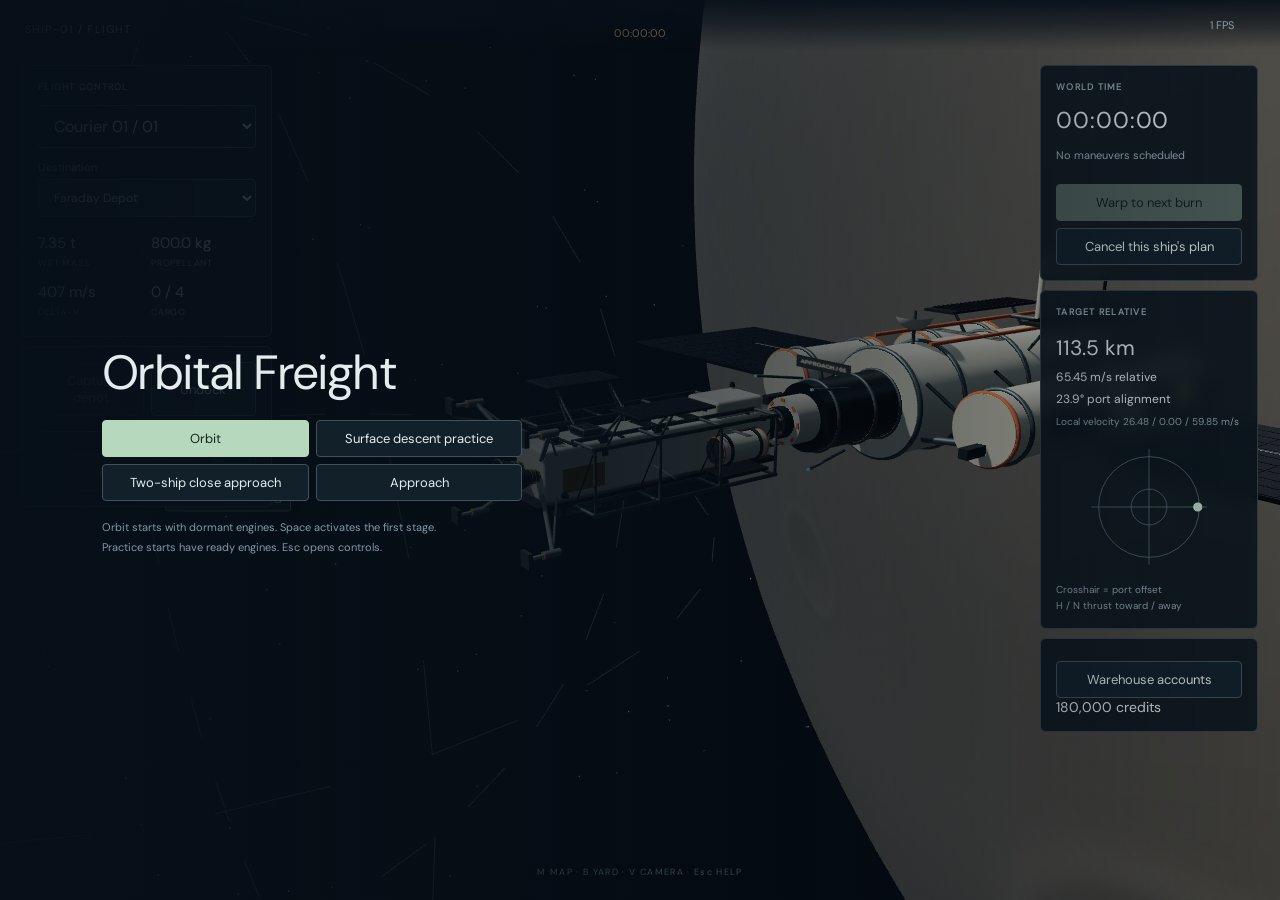
<file: orbital/index.html>
<!doctype html><html lang="en"><head><meta charset="utf-8"><meta name="viewport" content="width=device-width,initial-scale=1"><meta name="theme-color" content="#09121a"><link rel="icon" href="data:image/svg+xml,%3Csvg xmlns=%27http://www.w3.org/2000/svg%27 viewBox=%270 0 32 32%27%3E%3Ccircle cx=%2716%27 cy=%2716%27 r=%278%27 fill=%27%23b6d8bd%27/%3E%3Cellipse cx=%2716%27 cy=%2716%27 rx=%2715%27 ry=%276%27 fill=%27none%27 stroke=%27%23d8e9ef%27 transform=%27rotate(-30 16 16)%27/%3E%3C/svg%3E"><title>Orbital Freight · Aster</title>  <script type="module" crossorigin src="./assets/index-BJ7iDWjG.js"></script>
  <link rel="stylesheet" crossorigin href="./assets/index-GPi2byUS.css">
</head><body><canvas id="scene" tabindex="0" aria-label="Three dimensional spacecraft and orbital navigation"></canvas><svg id="map-leaders" aria-hidden="true"></svg><div id="labels"></div>
<header><div class="wordmark">ORBITAL <b>FREIGHT</b><span>ASTER OPERATIONS</span></div><nav aria-label="View"><button data-view="flight" class="active">Flight</button><button data-view="map">Orbit map</button><button data-view="yard">Shipyard</button></nav><div class="utility"><span id="fps">— FPS</span><select id="quality" aria-label="Graphics quality"><option>High</option><option>Balanced</option><option>Low</option></select><button id="sound" aria-label="Toggle sound">Sound off</button><button id="pause" aria-label="Pause simulation">Pause</button></div></header>
<aside id="left"><section><div class="eyebrow" id="mode-label">FLIGHT CONTROL</div><select id="ship-select" aria-label="Selected ship"></select><div class="target"><span>Destination</span><select id="target-select" aria-label="Target destination or ship"></select></div><div id="ship-readout" class="readout"></div></section><section id="flight-panel"><div class="button-grid"><button id="align">Align ports</button><button id="dock">Capture depot</button><button id="undock">Undock</button><button id="deliver" hidden>Deliver cargo</button></div><label class="field" hidden>Freight containers <select id="cargo" aria-label="Cargo containers"></select></label><button id="load" hidden>Load selected freight</button><div class="separator"></div><button id="plan">Preview transfer</button><div id="plan-readout" hidden></div><div id="plan-actions" hidden><label class="field">Radial trim, m/s<input id="radial" type="number" step="0.05" value="0"></label><label class="field">Prograde trim, m/s<input id="tangential" type="number" step="0.05" value="0"></label><button id="replan">Update prediction</button><button id="commit" class="primary">Schedule both burns</button></div></section><section id="yard-panel" hidden><div class="eyebrow">PHYSICAL ATTACHMENT</div><label class="field">Mount<select id="port"></select></label><label class="field">Compatible part<select id="part"></select></label><div class="button-grid"><button id="attach">Attach</button><button id="detach">Remove</button></div><button id="fit-coupler">Fit radial decoupler</button><div class="separator"></div><div class="eyebrow">SYSTEMS</div><label class="system-field"><input id="system-rcs" type="checkbox" checked> RCS pack</label><label class="system-field"><input id="system-wheels" type="checkbox" checked> Reaction wheels</label><label class="system-field"><input id="system-battery" type="checkbox" checked> Battery pack</label><div class="separator"></div><div class="eyebrow">STAGING</div><button id="edit-blueprint-stages">Edit stage stack</button><div id="stage-list" class="subtle"></div><div id="yard-readout" class="readout"></div><label class="field">Launch propellant, kg<input id="launch-fuel" type="range" min="0" max="1600" step="50" value="800"></label><div class="button-grid"><button id="save-design">Save design</button><button id="reload-design">Reload</button></div><button id="launch" class="primary">Purchase & launch</button><p class="subtle">Blueprint edits do not change an orbiting ship. Parts, fuel and launch are charged before a timed orbital delivery.</p></section></aside>
<aside id="right"><section id="relative"><div class="eyebrow">TARGET RELATIVE</div><div id="relative-readout"></div><svg id="dock-guide" viewBox="0 0 160 160" role="img" aria-label="Docking lateral alignment"><circle cx="80" cy="80" r="62"/><circle cx="80" cy="80" r="22"/><path d="M80 9V151 M9 80H151"/><circle id="guide-dot" cx="80" cy="80" r="5"/></svg><div class="subtle">Crosshair = port offset<br>H / N thrust toward / away</div></section><section><div class="eyebrow">WORLD TIME</div><div id="clock">00:00:00</div><div id="schedule"></div><button id="next" class="primary">Warp to next burn</button><button id="execute" hidden class="primary">Execute burn <kbd>Enter</kbd></button><button id="cancel">Cancel this ship's plan</button></section><section><button id="warehouse-manager">Warehouse accounts</button><div id="funds"></div><div id="deliveries" class="subtle"></div></section></aside>
<div id="flight-hud"><div id="hud-vessel"></div><div id="hud-resources"></div><div id="hud-target"></div><div id="hud-maneuver"></div><div id="hud-stage"></div><svg id="attitude-guide" viewBox="0 0 180 180" aria-label="Attitude and target bearing"><circle cx="90" cy="90" r="70"/><path d="M90 10V170 M10 90H170"/><circle cx="90" cy="90" r="5"/><path id="bearing-marker" d="M0 -7L6 5L-6 5Z"/><path id="velocity-marker" d="M-5 0H5 M0 -5V5"/></svg><div id="hud-view">M · B · V · Esc</div></div><div id="focus-label"></div><div id="toast" role="status"></div><footer><div id="controls"></div><button id="help">Controls</button><button id="restart">Restart</button></footer>
<div id="welcome" class="overlay"><div class="intro"><div class="eyebrow">FLIGHT MECHANISM PREVIEW / 01</div><h1>Orbital Freight</h1><div class="button-grid"><button id="start-company" class="primary">Orbit</button><button id="start-surface">Surface descent practice</button><button id="start-joined">Two-ship close approach</button><button id="start-practice">Approach</button></div><p class="subtle">Orbit starts with dormant engines. Space activates the first stage.<br>Practice starts have ready engines. Esc opens controls.</p></div></div>
<section id="engine-card" hidden aria-label="Engine part controls"><button id="engines-close" aria-label="Close engine controls">×</button><h2>Engine group</h2><div id="engine-list"></div></section><button id="edit-flight-stages" title="Inspect or edit pending stages">Stages</button><section id="stage-panel" hidden aria-label="Stage stack editor"><button id="stage-close" aria-label="Close stages">×</button><h2 id="stage-heading">Stages</h2><div id="stage-stack"></div></section><dialog id="exchange-dialog"><h2 id="exchange-title">Local exchange</h2><div class="button-grid"><select id="exchange-site" aria-label="Exchange venue"></select><select id="exchange-resource" aria-label="Resource"></select></div><p id="exchange-access"></p><p id="exchange-balance"></p><div id="exchange-orders"></div><button id="exchange-close" class="primary">Return to flight</button></dialog><dialog id="settings-dialog"><div class="eyebrow">FLIGHT SYSTEM</div><div class="button-grid"><button id="checkpoint-save">Save checkpoint</button><button id="checkpoint-load">Load checkpoint</button><button id="settings-sound">Sound</button><select id="settings-quality" aria-label="Graphics quality"><option>High</option><option>Balanced</option><option>Low</option></select><button id="settings-help">Controls</button><label class="system-field"><input id="settings-wheels" type="checkbox"> Reaction wheels</label><button id="settings-restart">New session</button></div><button id="settings-close" class="primary">Resume</button></dialog><dialog id="help-dialog"><h2>Controls</h2><div id="key-guide"></div><p>Click two actual fuel tanks to pin their cards, then use In or Out. Flow is finite and requires tanks on the same ship or physically joined ships. Stop pauses transfer; closing cards leaves pumps running. Stop pumps before time warp.</p><p>Click an engine for its own group throttle, activation and bell switches. The small card leaves time running. Click an attached docking collar to undock immediately; dragging still orbits the camera.</p><p>Space fires the next applied stage once. A new Orbit ship starts with a dormant engine and an activation stage. Practice engines are already ready. Engine activation does not change throttle. Separation preserves manual throttle, cancels planned burns and leaves the released part in the world. Joined ships must undock before staging.</p><p>Stages opens the ordered stack. Drag numbered rows to reorder; drag action icons between rows to regroup them. Select a row or action for its editing options. Hover an icon to identify and highlight its hardware. Apply commits the draft; Cancel discards it. Flight edits affect pending stages only; fired IDs stay consumed. Blueprint edits never refit a live vessel.</p><p>In the map, click your orbit to place a maneuver. Edit prograde, radial-out and normal velocity, then Commit node. Negative values reverse each direction. Click another orbit point to move ignition. Preview transfer remains available for depot routes. The named Warp to next burn button advances to preparation and ignition; this is a guarded clock jump, not adjustable rate warp. Point manually at the gold bearing. Enter executes the due planned-duration burn; steering, translation or throttle cancels that assist.</p><p>G opens venue accounts. Ship trades and deposit/withdraw require stable four-foot support on a surface pad, or free flight inside an orbital station’s marked service zone below 0.10 m/s relative speed. Match velocity manually, stop rotation and cut thrust. Release any docking collar first; service never captures the ship. Deposits retain ownership without proceeds; stored stock can sell remotely into remaining bids. Airless Aster does not rotate. Goods move in whole 1,000 kg containers; fuel moves by kilogram. Books have finite depth.</p><p>Two-player-ship docking requires actual contact within 1 mm and less than 0.2 m/s, matching roll and axes. Choose a ship destination in the map; docking is enabled for the selected pair. Powered magnets can help a slow approach within 0.5 m; actual faces still must meet. After release, separate past 0.55 m and wait two seconds before returning. Depot capture uses its existing simplified adapter and the map's Capture depot button.</p><button id="close-help" class="primary">Back to flight</button></dialog></body></html>
</file>
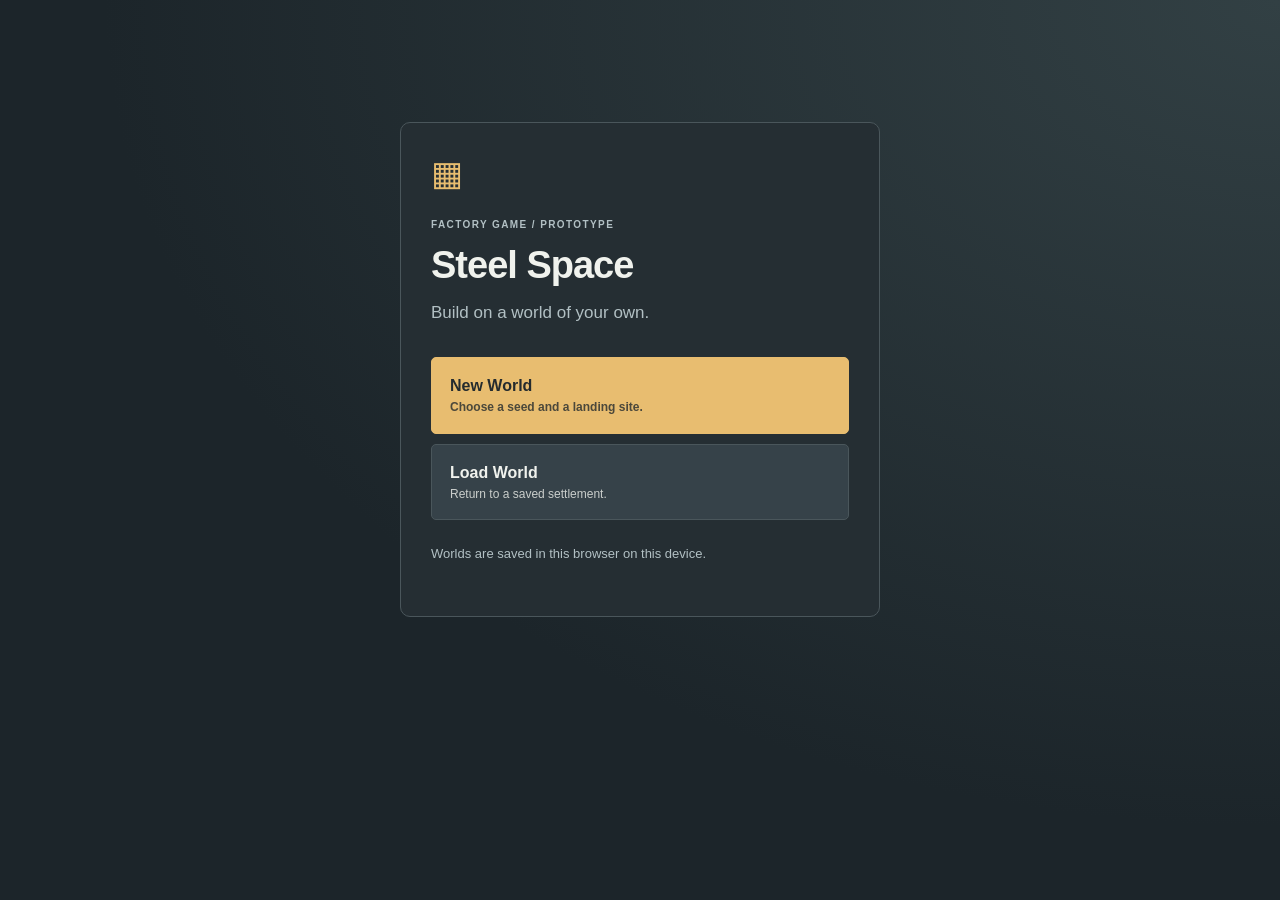
<file: woodland/index.html>
<!doctype html>
<html lang="en"><head><meta charset="utf-8"><meta name="viewport" content="width=device-width,initial-scale=1"><meta name="theme-color" content="#20272b"><title>Steel Space</title><link rel="stylesheet" href="style.css"></head>
<body>
<section id="menu" class="screen"><div class="menu-card"><div class="brand-mark" aria-hidden="true">▦</div><p class="eyebrow">FACTORY GAME / PROTOTYPE</p><h1>Steel Space</h1><p class="intro">Build on a world of your own.</p><div class="menu-options"><button id="new-world" class="primary"><strong>New World</strong><span>Choose a seed and a landing site.</span></button><button id="load-world"><strong>Load World</strong><span>Return to a saved settlement.</span></button><button id="continue-world" hidden>Continue open world</button></div><p class="screen-note">Worlds are saved in this browser on this device.</p><p id="menu-status" class="notice" role="status"></p></div></section>
<section id="create-screen" class="screen" hidden><div class="creation-card"><button class="back" data-back>← Main menu</button><h1>New world</h1><p class="screen-note">Choose your world, then land the starting ship.</p><div class="tabs" aria-label="World settings"><button type="button" data-creation-tab="world-settings" aria-pressed="true">World</button><button type="button" data-creation-tab="terrain-settings" aria-pressed="false">Terrain</button></div><form id="settings"><div id="world-settings"><label for="world-name">World name</label><input id="world-name" maxlength="80" placeholder="My world" autocomplete="off"><div class="seed-row"><label for="seed">Seed</label><button id="random-seed" type="button" class="quiet">New seed</button></div><input id="seed" name="seed" value="steel-space-01" maxlength="80" spellcheck="false" autocomplete="off"><p class="hint">The same seed and terrain settings create the same world.</p></div><div id="terrain-settings" hidden><div class="range-title"><label for="scale">Patch size</label><output id="scale-value" for="scale">48 m</output></div><input id="scale" name="scale" type="range" min="8" max="160" step="1" value="48"><p class="hint">Larger patches form broader groves and clearings.</p><div class="range-title"><label for="detail">Noise detail</label><output id="detail-value" for="detail">3 layers</output></div><input id="detail" name="detail" type="range" min="1" max="5" step="1" value="3"><p class="hint">Adds smaller variations along forest edges.</p><div class="range-title"><label for="density">Tree amount</label><output id="density-value" for="density">38 / 100</output></div><input id="density" name="density" type="range" min="0" max="100" step="1" value="38"><p class="hint">Zero leaves open grass. This is not a percentage of land.</p></div><button class="primary create-action" type="submit">Create world →</button></form></div></section>
<section id="load-screen" class="screen" hidden><div class="load-card"><button class="back" data-back>← Main menu</button><h1>Load world</h1><p class="screen-note">Saved in this browser. Clearing browser data removes these worlds.</p><div id="save-list"></div><p id="load-status" class="notice" role="status"></p></div></section>
<main id="viewport" hidden><canvas id="world" tabindex="0" aria-label="Top-down world map"></canvas>
<header class="toolbar"><div class="map-heading"><strong id="world-title"></strong><span id="gold-balance" hidden></span></div><nav class="main-actions" aria-label="World actions"><button id="open-game-menu" aria-expanded="false">Menu</button><div id="ship-tools"><button id="start-cut">Cut trees</button><button id="open-trade">Towns</button><button id="open-villagers" aria-expanded="false" aria-controls="villager-panel">Villagers</button><button id="map-toggle" aria-pressed="false">Map <kbd>M</kbd></button></div></nav></header>
<section id="build-panel" class="task-bar" hidden><div class="context-copy"><h2 id="build-title"></h2><p id="build-help"></p></div><div id="farm-modes" hidden><div class="button-group"><button id="farm-add" aria-pressed="true">Add</button><button id="farm-erase" aria-pressed="false">Erase</button></div><input type="hidden" id="farm-gesture" value="rectangle"><div class="button-group"><button data-gesture="rectangle" aria-pressed="true">Rectangle</button><button data-gesture="brush" aria-pressed="false">Brush</button></div><label id="brush-controls" hidden>Width <span class="number-stepper"><button id="brush-less" type="button" aria-label="Decrease brush width">−</button><input id="farm-brush" type="number" min="1" max="1024" step="1" value="8" aria-label="Brush width"><button id="brush-more" type="button" aria-label="Increase brush width">+</button></span> m</label></div><div class="task-footer"><p id="build-status" role="status"></p><div class="task-actions"><button id="cancel-build" class="quiet">Cancel</button><button id="confirm-build" class="primary">Land here</button></div></div></section>
<aside id="build-palette" class="inspector" hidden aria-label="Build palette"><div class="panel-head"><div><p class="eyebrow">CONSTRUCTION</p><h2>Build</h2></div><button id="close-palette" class="close" aria-label="Close build palette">×</button></div><div class="panel-content"><p class="panel-intro">Choose a building or field.</p><div class="build-grid"><button id="start-build" class="build-card"><span class="footprint plain" aria-hidden="true"></span><strong>Building</strong><span class="dimensions">6 × 6 tiles</span><span>Empty structure.</span></button><button id="start-house" class="build-card"><span class="footprint house" aria-hidden="true"></span><strong>House</strong><span class="dimensions">6 × 6 tiles</span><span>A home for one villager.</span></button><button id="start-hall" class="build-card"><span class="footprint hall" aria-hidden="true"></span><strong>Worker hall</strong><span class="dimensions">15 × 10 tiles</span><span>10 hired builders and woodcutters.</span></button><button id="start-farm" class="build-card"><span class="footprint farm" aria-hidden="true"></span><strong>Farm building</strong><span class="dimensions">6 × 6 tiles</span><span>Workplace and crop store.</span></button><button id="start-field" class="build-card"><span class="footprint field" aria-hidden="true"></span><strong>Field</strong><span class="dimensions">Draw an area</span><span>Land to assign to a farm building.</span></button></div><p id="palette-status" role="status"></p></div></aside>
<aside id="game-menu" class="inspector" hidden aria-label="World menu"><div class="panel-head"><h2>World menu</h2><button id="close-game-menu" class="close" aria-label="Close world menu">×</button></div><div class="panel-content"><button id="save-menu" class="primary wide">Save & Main menu</button><p class="panel-intro">The open world is saved automatically. You can continue it from the main menu.</p><h3>Camera controls</h3><p>Drag to pan, or use WASD / arrow keys. Scroll to zoom. Press M to switch between map and detail.</p><h3>World information</h3><div id="world-stats"></div><p class="muted">Distant terrain shows approximate forest cover.</p><p id="save-status" role="status"></p></div></aside>
<aside id="economy-panel" class="inspector" hidden aria-label="Farming and trade"><div class="panel-head"><h2 id="economy-title"></h2><button id="close-economy" class="close" aria-label="Close inspector">×</button></div><div class="panel-content"><div id="farm-tabs" class="tabs inspector-tabs" hidden><button data-farm-tab="production" aria-pressed="true">Production</button><button data-farm-tab="fields" aria-pressed="false">Fields</button></div><div id="farm-fields" hidden><p class="panel-intro">Click fields on the map or choose them here. Locate keeps these choices open.</p><div id="field-list"></div><p id="assignment-rule" class="notice">Changes wait for source and target crop cycles. Stored harvest and cargo stay at the source.</p></div><div id="field-operations" hidden><div id="field-status"></div></div><div id="farm-operations" hidden><button id="place-legacy-controller" class="primary wide" hidden>Place this farm’s building</button><div id="farm-economy-status"></div></div><div id="hall-operations" hidden><div id="hall-status"></div><p class="muted">Wooden · Level 1 · 15 × 10 tiles</p><p>Workers report here, then build and cut trees. Idle workers return home.</p></div><div id="market-operations"><h3>Hire from a village</h3><input type="hidden" id="town-choice"><div id="town-list" class="town-list" aria-label="Village"></div><div id="town-prices"></div><button id="view-town" class="quiet wide">Go to town</button></div><p id="departure-notice" class="notice" hidden></p><p id="economy-message" class="notice" role="status"></p><button id="show-work-rules" class="text-button" aria-expanded="false">Work & wage rules</button><div id="work-rules" hidden><p>Hired villagers automatically fill nearby farm and worker hall vacancies. Farm workers deliver harvest.</p><p id="payroll-policy"></p><p id="production-rule">Farm production scales with workers currently at the farm. Travel and full storage can pause it.</p></div></div><div id="farm-action-bar" class="panel-footer" hidden><p class="consequence">Changing crop restarts unharvested work. Stored harvest and cargo stay safe.</p><div class="crop-options" aria-label="Crop"><input type="hidden" id="crop-choice"><button data-crop="" aria-pressed="false">None</button><button data-crop="wheat" aria-pressed="false">Wheat</button><button data-crop="corn" aria-pressed="false">Corn</button></div><div class="footer-actions"><button id="edit-farm-land" class="quiet">Assign fields</button><button id="apply-crop" class="primary">Set crop</button></div></div><div id="field-assignment-bar" class="panel-footer" hidden><p id="field-selection-status" class="muted"></p><div class="footer-actions"><button id="cancel-fields" class="quiet">Cancel</button><button id="apply-fields" class="primary">Apply fields</button></div></div><div id="field-action-bar" class="panel-footer" hidden><div class="footer-actions"><button id="edit-field" class="primary">Edit field</button><button id="view-field" class="quiet">Go to field</button></div><button id="cancel-field-request" class="quiet wide" hidden>Cancel pending assignment</button></div><div id="town-action-bar" class="panel-footer"><button id="hire-worker" class="primary wide">Hire · 2 gold/month</button></div></aside>
<aside id="villager-panel" class="inspector" hidden aria-label="Hired villagers"><div class="panel-head"><h2 id="villager-heading">Villagers</h2><button id="close-villagers" class="close" aria-label="Close villagers">×</button></div><p id="villager-empty" hidden>No hired villagers yet. Open Towns to hire someone.</p><div id="villager-body"><div id="villager-list" aria-label="Hired villagers"></div><div class="villager-inspector"><div class="villager-details"><h3 id="villager-name"></h3><p id="villager-origin" class="muted"></p><p id="villager-gone" class="notice" hidden>This villager has left. Select someone else.</p><dl id="villager-facts"><dt>Home</dt><dd id="villager-home"></dd><dt>Work</dt><dd id="villager-job"></dd><dt>Activity</dt><dd id="villager-activity"></dd><dt>Cargo</dt><dd id="villager-cargo"></dd><dt>Pay</dt><dd id="villager-pay"></dd></dl></div><div class="villager-actions panel-footer"><button id="view-villager" class="primary">Go to villager</button><button id="view-villager-home" class="quiet">Go to home</button></div></div></div></aside>
<nav id="construction-tools" aria-label="Construction" hidden><button id="open-build" aria-expanded="false">Build</button></nav>
<nav id="camera-tools" aria-label="Camera"><div class="zoom"><button id="zoom-out" aria-label="Zoom out">−</button><button id="zoom-reset" aria-label="Return to one-metre detail">1:1</button><button id="zoom-in" aria-label="Zoom in">+</button></div><button id="view-ship">Go to ship</button><div class="touch-pad" aria-label="Pan camera"><button data-dir="left" aria-label="Pan west">←</button><button data-dir="up" aria-label="Pan north">↑</button><button data-dir="down" aria-label="Pan south">↓</button><button data-dir="right" aria-label="Pan east">→</button></div></nav>
<div class="map-meta"><span id="position"></span><span id="queue-status"></span></div><div class="map-bottom"><div class="legend"><span id="scale-label"></span><span id="view-span"></span><div class="scale-line" id="scale-line"></div><small id="scale-distance"></small></div></div><div class="controls"><span>Drag to pan</span><span><kbd>WASD</kbd> pan · Scroll to zoom</span></div>
</main><script type="module" src="app.mjs"></script></body></html>
</file>
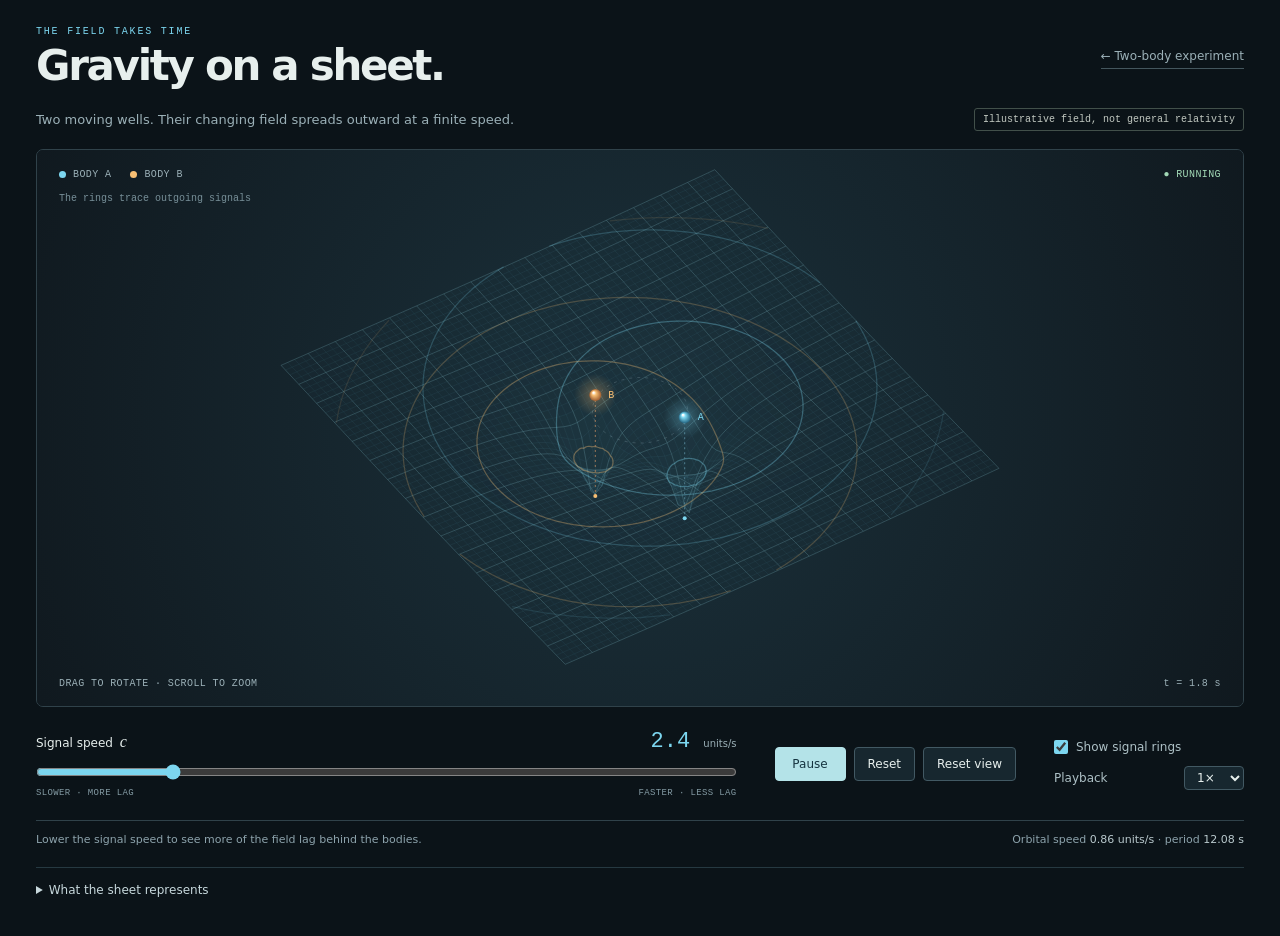
<file: gravity-delay/sheet.html>
<!doctype html>
<html lang="en">
<head>
<meta charset="utf-8"><meta name="viewport" content="width=device-width,initial-scale=1"><meta name="theme-color" content="#10191f">
<title>Gravity on a sheet</title><link rel="stylesheet" href="sheet.css?v=20260926b">
</head>
<body><main>
<header><div><div class="eyebrow">THE FIELD TAKES TIME</div><h1>Gravity on a sheet.</h1></div><a class="back" href="index.html">← Two-body experiment</a></header>
<div class="intro"><p>Two moving wells. Their changing field spreads outward at a finite speed.</p><span class="caveat">Illustrative field, not general relativity</span></div>
<section class="scene" aria-label="Interactive curved field illustration">
<canvas id="sheet" tabindex="0" aria-label="A curved wireframe sheet with two orbiting bodies and expanding signal rings. Drag or use arrow keys to rotate the view. Scroll to zoom."></canvas>
<div class="hud top"><div class="legend"><span><i></i>BODY A</span><span><i class="gold"></i>BODY B</span></div><span id="status">● RUNNING</span></div>
<div class="hud bottom"><span>DRAG TO ROTATE · SCROLL TO ZOOM</span><span id="clock">t = 0.0 s</span></div>
<div class="annotation">The rings trace outgoing signals</div>
</section>
<section class="controls" aria-label="Field controls">
<div class="speed"><div class="speedlabel"><label for="signalSpeed">Signal speed <i>c</i></label><output id="speedValue" for="signalSpeed">2.4 <small>units/s</small></output></div><input id="signalSpeed" type="range" min="1.1" max="8" step="0.1" value="2.4"><div class="rangeLabels"><span>SLOWER · MORE LAG</span><span>FASTER · LESS LAG</span></div></div>
<div class="transport"><button id="pause">Pause</button><button id="reset">Reset</button><button id="view">Reset view</button></div>
<div class="options"><label><input id="rings" type="checkbox" checked> Show signal rings</label><label for="playback">Playback<select id="playback"><option value="0.25">¼×</option><option value="0.5">½×</option><option value="1" selected>1×</option><option value="2">2×</option></select></label></div>
</section>
<div class="under"><p>Lower the signal speed to see more of the field lag behind the bodies.</p><p>Orbital speed <strong>0.86 units/s</strong> · period <strong>12.08 s</strong></p></div>
<details><summary>What the sheet represents</summary><p>The height is a softened, retarded scalar potential: each point responds to where each body was when its signal left. For each source we solve <code>cτ = |x − r(t − τ)|</code>, then add <code>−1.7 / √(c²τ² + 0.42²)</code> to the sheet height. This makes changes travel across the sheet with a finite delay. It is an illustration of a delayed field, not an Einstein-equation solver or a gravitational-wave waveform.</p><p>The bodies follow prescribed circular orbits, including before t = 0. <strong>The field does not drive their motion.</strong> The height and body size are exaggerated to make the shape visible. Colored rings mark signals emitted at regular intervals from the bodies’ past positions. They expand at the selected speed and are timing guides, not additional waves added to the height.</p><p>Changing signal speed restarts the illustration with the new speed. Drag or use arrow keys to turn the sheet; scroll or use +/− to zoom. Space pauses when the sheet has focus. Reset restarts time; Reset view restores the camera.</p></details>
</main><script src="sheet.js?v=20260926b"></script></body></html>
</file>
<file: freighter/assets/index-DwLqj8mp.css>
@font-face{font-family:Berkeley Mono;src:url(../fonts/BerkeleyMono-Regular.woff2)format("woff2");font-weight:400;font-style:normal;font-display:swap}@font-face{font-family:Berkeley Mono;src:url(../fonts/BerkeleyMono-Bold.woff2)format("woff2");font-weight:700;font-style:normal;font-display:swap}:root{--lightningcss-light: ;--lightningcss-dark:initial;color-scheme:dark;color:#ecedef;font-synthesis:none;background:#07080b;font-family:Berkeley Mono,ui-monospace,monospace;font-size:13px}*{box-sizing:border-box}body{margin:0;overflow:hidden}button,input{font:inherit}button{color:#adb0b8;cursor:pointer;background:0 0;border:1px solid #3a3d45;border-radius:3px;min-height:30px;padding:5px 9px}button:hover{color:#fff;background:#303239;border-color:#737680}button:focus-visible,input:focus-visible{outline-offset:2px;outline:2px solid #a6bfdc}button[aria-pressed=true],button.active{color:#f4f4f6;background:#34363e;border-color:#a0a4af}button:disabled{opacity:.4;cursor:default}#scene{touch-action:none;outline:none;width:100%;height:100%;position:fixed;inset:0}body>header{pointer-events:none;justify-content:space-between;align-items:center;display:flex;position:absolute;top:20px;left:22px;right:22px}body>header>*{pointer-events:auto}.wordmark{letter-spacing:4px;text-shadow:0 2px 8px #000;font-size:15px;font-weight:700}.wordmark small{letter-spacing:2px;color:#93969d;margin-left:10px;font-size:9px}body>header nav{gap:5px;display:flex}body>header nav button{background:#101115d9;width:34px;height:32px;font-size:20px}.instrument{-webkit-backdrop-filter:blur(5px);backdrop-filter:blur(5px);background:#101115e6;border:1px solid #373941;border-radius:4px;box-shadow:0 5px 25px #0004}#time{width:246px;padding:9px 11px;position:absolute;top:76px;left:22px}.clockline{justify-content:space-between;align-items:center;gap:8px;margin-bottom:6px;display:flex}#clock{letter-spacing:1px;font:19px Berkeley Mono,ui-monospace,monospace}.clockline button{min-height:25px;padding:1px 8px}#rate{margin-left:auto;font:16px Berkeley Mono,ui-monospace,monospace}#rates{gap:2px;margin-top:6px;display:flex}#rates button{white-space:nowrap;flex:auto;min-height:26px;padding:3px 0;font-size:10px}#warp-reason{color:#e0b66a;margin-top:5px;font-size:10px;line-height:1.4}#warp-reason:empty{display:none}#flight-data{font-variant-numeric:tabular-nums;min-width:189px;padding:10px 13px;position:absolute;top:76px;right:22px}#flight-data>div{justify-content:space-between;align-items:baseline;gap:20px;margin:5px 0;display:flex}#flight-data small,#speed-frame{letter-spacing:1px;color:#9ba0ac;font-size:9px}#flight-data strong{font-size:26px;font-weight:400}#speed-frame{border:0;min-height:20px;padding:0}#apsides{color:#a9bed5;font-size:11px}#flight-data [hidden]{display:none}#location{color:#d6d7dd;letter-spacing:2px;text-transform:uppercase;text-shadow:0 1px 5px #000;font-size:11px;position:absolute;top:78px;left:50%;transform:translate(-50%)}#toast{text-align:center;opacity:0;pointer-events:none;background:#15161be8;border:1px solid #41434c;border-radius:3px;max-width:75%;padding:7px 12px;transition:opacity .2s;position:absolute;top:215px;left:50%;transform:translate(-50%)}#toast.visible{opacity:1}#flight-controls{align-items:center;gap:16px;height:120px;padding:10px 14px;display:flex;position:absolute;bottom:20px;left:50%;transform:translate(-50%)}.meter{font-variant-numeric:tabular-nums;flex-direction:column;gap:10px;width:115px;display:flex}.meter label{letter-spacing:1px;color:#a1a4ad;justify-content:space-between;font-size:9px;display:flex}.meter output{color:#e9c078;letter-spacing:0;font-size:11px}input[type=range]{accent-color:#dcaf65;width:100%;height:17px;margin:0}.meter button{align-self:flex-start;min-height:23px;padding:2px 8px;font-size:9px}.fuel-track{background:#393a40;height:5px}.fuel-track i{background:#d6af69;width:100%;height:100%;display:block}#mass{color:#9fa3ae;font-size:10px}#attitude{align-self:center;width:100px;position:relative}#heading{width:100px;height:100px;display:block}#sas-controls{gap:2px;display:flex;position:absolute;bottom:-5px;left:19px}#sas-controls>button{letter-spacing:1px;background:#111218;min-height:22px;padding:3px 5px;font-size:9px}#sas-controls>button[aria-pressed=true]{background:#34363e}#sas-disclosure{min-width:21px}#sas-options{z-index:2;background:#14161bf5;border:1px solid #555963;border-radius:3px;min-width:104px;padding:5px;position:absolute;bottom:29px;left:50%;transform:translate(-50%);box-shadow:0 4px 18px #0008}#sas-options[hidden]{display:none}#sas-options button{text-align:left;width:100%;margin:2px 0;font-size:11px;display:block}#stage{letter-spacing:1px;color:#eed2a0;border-color:#806f51;width:60px;height:72px;font-size:9px}#stage span{margin-top:8px;font:22px Berkeley Mono,ui-monospace,monospace;display:block}#touch-steer{gap:6px;display:flex;position:absolute;bottom:45px;left:22px}#touch-steer button{background:#13151ad9;width:44px;height:44px;font-size:24px}dialog{color:#d9dbe1;background:#13151a;border:1px solid #4b4e59;border-radius:5px;width:340px;padding:22px}dialog::backdrop{background:#0009}.dialog-head{justify-content:space-between;align-items:center;display:flex}.dialog-head h1{font-size:17px;font-weight:400}dl{grid-template-columns:1fr 1fr;gap:11px;font-size:12px;display:grid}dt{color:#e2c28b}dd{color:#aeb2bc;margin:0}dialog p{color:#9da3ae;font-size:12px;line-height:1.5}#new-game{margin-top:9px}@media (width<=800px){body>header{top:12px;left:12px;right:12px}.wordmark small{display:none}#time{width:210px;padding:7px 9px;top:60px;left:12px}#flight-data{min-width:160px;padding:7px 9px;top:60px;right:12px}#flight-data strong{font-size:23px}#location{font-size:10px;top:191px}#flight-controls{gap:11px;height:105px;padding:8px 10px;bottom:12px}.meter{width:91px}#attitude{width:85px}#heading{width:85px;height:85px}#sas-controls{left:12px}#stage{width:50px;height:65px}#touch-steer{bottom:127px;left:12px}#toast{top:215px}}@media (width<=460px){body>header nav{gap:3px}body>header nav button{width:30px}.wordmark{letter-spacing:2px;font-size:11px}#time{width:183px}#flight-data{min-width:136px}#flight-data>div{gap:10px}#flight-data strong{font-size:21px}#flight-controls{justify-content:space-between;gap:8px;width:calc(100% - 24px)}.meter{width:75px}#stage{width:46px}#location{top:204px}}#target-tools{color:#cbb888;text-shadow:0 1px 4px #000;align-items:center;gap:6px;font-size:11px;display:flex;position:absolute;top:104px;left:50%;transform:translate(-50%)}#target-tools select,#target-focus{display:none}#target-tools.map-view select,#target-tools.map-view button{color:#d9dde3;background:#171a20;border:1px solid #42464f;max-width:115px;padding:4px;display:inline-block}#target-data{white-space:nowrap}#target-tools.map-view{flex-wrap:wrap;justify-content:center;max-width:280px}#target-tools.map-view #target-data{text-align:center;flex-basis:100%}@media (width<=800px){#target-tools{top:212px}#target-tools.map-view{top:210px}}#toast{top:auto;bottom:153px}@media (width<=800px){#toast{top:auto;bottom:128px}}#target-tools.map-view{justify-content:flex-start;width:246px;max-width:246px;left:22px;transform:none}#target-tools.map-view #target-data{text-align:left}@media (width<=800px){#target-tools.map-view{width:210px;max-width:210px;left:12px}}#target-tools.map-view select{width:160px;max-width:170px;font:inherit}@media (width<=460px){#clock{font-size:16px}#rate{font-size:11px}.clockline{gap:5px}.clockline button{padding:1px 5px}#rates button{font-size:9px}}#part-actions{z-index:4;width:220px;max-width:calc(100vw - 16px);padding:9px 11px;position:fixed}.part-title{justify-content:space-between;align-items:center;gap:8px;display:flex}.part-title h2{margin:0;font-size:12px;font-weight:400}.part-title button{min-height:24px;padding:0 5px;font-size:18px}#part-state{color:#acb6c2;margin:7px 0;font-size:10px;line-height:1.5}#part-state:empty{display:none}#part-action{width:100%;margin-top:5px;font-size:11px}#part-action[hidden]{display:none}#maneuver-overlay{pointer-events:none;z-index:1;position:fixed;inset:0}#maneuver-overlay[hidden]{display:none}#maneuver-overlay svg{pointer-events:none;width:100%;height:100%;position:absolute;overflow:hidden}.maneuver-path{fill:none;stroke:#ecb967;stroke-width:1.8px;stroke-dasharray:7 4;pointer-events:none}body>header,.instrument,#target-tools,#location,#toast,#touch-steer{z-index:2}.maneuver-handle{pointer-events:auto;touch-action:none;color:#a7d692;cursor:grab;background:#131a22ef;border-color:#91bd82;border-radius:50%;width:28px;height:28px;min-height:28px;padding:0;font-size:20px;line-height:1;position:absolute;transform:translate(-50%,-50%)}.maneuver-handle:active{cursor:grabbing}.maneuver-handle[hidden]{display:none}.maneuver-handle.time{color:#f1bd69;background:#2b251b;border-color:#e4b468;width:26px;height:26px;min-height:26px}.maneuver-handle.outward,.maneuver-handle.inward{color:#acd3ef;border-color:#8baece}#maneuver-controls{z-index:3;width:220px;padding:10px;position:fixed;top:245px;right:22px}#maneuver-controls[hidden]{display:none}.maneuver-title{color:#ecc080;justify-content:space-between;align-items:center;font-size:12px;display:flex}.maneuver-title button{min-height:23px;padding:0 6px;font-size:18px}#maneuver-controls [data-summary]{font-variant-numeric:tabular-nums;margin:7px 0 9px;font-size:10px}.maneuver-fields{flex-direction:column;gap:5px;display:flex}.maneuver-fields label{color:#adb5c1;justify-content:space-between;align-items:center;gap:5px;font-size:10px;display:flex}.maneuver-fields input{color:#e2e6ee;background:#10151c;border:1px solid #414b59;width:84px;min-width:0;padding:4px 3px;font-size:11px}.maneuver-fields input[aria-invalid=true]{border-color:#dd8c79}#maneuver-controls small{color:#9da7b2;margin-top:8px;font-size:9px;display:block}#maneuver-controls [data-status]{color:#e0a078;margin-top:7px;font-size:10px;line-height:1.4}#maneuver-controls [data-status]:empty{display:none}#maneuver-controls.invalid{border-color:#956f51}@media (width<=800px){#maneuver-controls{width:194px;padding:8px;top:236px;right:12px}.maneuver-fields input{width:73px}}.maneuver-arms{fill:none;stroke:#91a39188;stroke-width:1px;pointer-events:none}.maneuver-endpoint{fill:#292218;stroke:#ecb967;stroke-width:1.5px;pointer-events:auto}#maneuver-overlay .maneuver-handle svg{width:20px;height:20px;margin:auto;display:block;position:static}#sas-controls{left:50%;transform:translate(-50%)}#map-framing{z-index:2;gap:6px;display:flex;position:absolute;left:22px}#map-framing[hidden]{display:none}#map-framing button{background:#101115e6;min-height:32px;font-size:11px}@media (width<=800px){#map-framing{left:12px}}#vessel-select{max-width:140px;font:inherit;color:#d0d9db;background:#111a22;border:1px solid #48545e;border-radius:4px;padding:5px}#stage-control{flex-wrap:wrap;align-items:center;gap:8px;margin-top:8px;font-size:11px;display:flex}#stage-control button{padding:5px 10px}#stage-next{color:#aebac1;max-width:180px}.stage-editor{border-top:1px solid #3d4b54;margin-top:14px;padding-top:10px;font-size:11px}.stage-editor summary{cursor:pointer;padding:5px 0;font-weight:700}.stage-editor select{color:#d0d9db;width:100%;min-width:0;font:inherit;background:#17222b;border:1px solid #42515e;padding:4px}.stage-editor small{color:#a7b6bf;margin-top:7px;line-height:1.4;display:block}.stage-row{border:1px solid #3b4953;margin:7px 0;padding:5px}.stage-row-head{align-items:center;gap:4px;display:flex}.stage-row-head strong{cursor:grab;flex:1}.stage-editor button{font:inherit;padding:3px 6px}.stage-action{grid-template-columns:minmax(0,1fr) 24px;gap:4px;margin-top:7px;display:grid}.stage-action span{grid-column:1/-1;line-height:1.35}.stage-action:hover{color:#e9ca89}@media (width<=950px){#vessel-select{max-width:100px}#stage-control{gap:4px}#stage-next{max-width:150px}}#stage-next{display:none}#stage-control{margin:0}#stage-control #stage{padding:4px;line-height:1.7}#flight-stages{z-index:2;overscroll-behavior:contain;scrollbar-width:thin;width:178px;max-height:calc(100vh - 414px);padding:8px;position:fixed;top:260px;bottom:auto;right:22px;overflow:auto}.stage-stack{-webkit-user-select:none;user-select:none;min-width:0;font-size:10px}.stage-stack button{font:inherit;min-height:23px;padding:2px 5px}.stage-stack-title{letter-spacing:1px;align-items:center;gap:6px;margin-bottom:5px;display:flex}.stage-stack-title strong{flex:1;font-size:10px}.stage-stack-title button{font-size:14px}.stage-warning{color:#e4bf79}.stage-warning[hidden]{display:none}.stage-add{color:#d4bc87;width:100%;margin-bottom:4px}.stage-row{background:#14161bd9;border:1px solid #685b42;margin:5px 0;padding:0}.stage-row-head{color:#f3d5a0;cursor:grab;touch-action:none;background:#635032;align-items:center;gap:3px;padding:2px 3px;display:flex}.stage-row-head .stage-number{color:#fff1cf;cursor:grab;border:0;min-width:26px;font-size:13px}.stage-row-head span{letter-spacing:1px;flex:1;font-size:8px}.stage-row-head>button{color:#f2d19b;border:0;min-width:21px}.stage-icons,.stage-hardware>div{flex-wrap:wrap;gap:4px;min-height:35px;padding:5px;display:flex}.stage-part{touch-action:none;cursor:grab;border-color:#655b49;width:34px;height:34px}.stage-part svg{fill:none;stroke:currentColor;stroke-width:1.6px;stroke-linejoin:round;width:23px;height:23px;display:block}.stage-part[data-action=release]{color:#d7aa70}.stage-part[data-action=ignite]{color:#c5d6dc}.stage-empty{color:#8c909b;align-self:center;font-size:9px}.stage-row.drop-target{outline-offset:1px;outline:2px solid #e4c27f}.stage-stack.dragging{cursor:grabbing}.stage-running{flex-direction:column;gap:3px;margin:8px 0;display:flex}.stage-running button{text-align:left;color:#afccaf;font-size:9px;line-height:1.4}.stage-running:empty{display:none}.stage-hardware{border-top:1px solid #44434a;padding-top:5px}.stage-hardware summary{cursor:pointer;color:#a4b0bd;font-size:9px}.stage-stack>small{color:#9299a4;margin-top:7px;font-size:8px;line-height:1.6;display:block}.stage-editor{margin-top:12px;padding-top:8px}.stage-editor>.stage-stack{margin-top:6px}.stage-editor .stage-row-head{gap:3px}.stage-editor .stage-stack small{font-size:8px}.stage-editor summary{font-size:11px}#part-actions{overscroll-behavior:contain;z-index:5;border-left:2px solid #aacbdf;flex-direction:column;width:304px;max-height:calc(100vh - 24px);display:flex;left:22px;overflow:hidden}#part-state{margin:9px 0;font-size:10px;line-height:1.4}.part-reading{border-bottom:1px solid #333640;grid-template-columns:104px minmax(0,1fr);gap:10px;padding:5px 0;display:grid}.part-reading>span{color:#939eae}.part-reading>strong{color:#e1e5eb;overflow-wrap:anywhere;font-weight:400}.part-title h2{font-size:13px}#part-action{min-height:30px}@media (width<=950px){#flight-stages{width:154px;max-height:calc(100vh - 408px);padding:6px;top:258px;bottom:auto;right:12px}.stage-part{width:31px;height:31px}.stage-stack>small{font-size:7px}#stage-control{gap:0}#flight-controls{gap:12px}#stage-next{display:none}}#part-actions[hidden]{display:none}#part-actions .part-title{border-bottom:1px solid #424b55;flex:none;padding-bottom:7px}#part-actions .part-title h2{color:#d4e9f6}#part-actions #part-state{overscroll-behavior:contain;scrollbar-width:thin;min-height:0;margin:5px 0;overflow:auto}#part-actions #part-action{flex:none}#flight-stages .stage-part.inspected,#flight-stages .stage-running button.inspected{outline-offset:1px;background:#22323d;outline:2px solid #aacbdf}@media (width<=800px){#part-actions{width:260px;left:12px}}.exchange-panel{z-index:30;color:#e2e6e8;background:#12171d;border:1px solid #424d58;border-radius:5px;flex-direction:column;width:min(1160px,100vw - 28px);max-height:calc(100dvh - 80px);font:12px/1.45 Berkeley Mono,ui-monospace,monospace;display:flex;position:absolute;top:62px;left:50%;transform:translate(-50%);box-shadow:0 16px 60px #000a}.exchange-panel[hidden],.exchange-panel [hidden]{display:none!important}.exchange-panel *{box-sizing:border-box;letter-spacing:normal}.exchange-panel>header{background:0 0;border-bottom:1px solid #35404b;align-items:center;gap:14px;padding:10px 14px;display:flex;position:static}.exchange-panel h2{margin:0;font:500 16px/1.3 Berkeley Mono,monospace}.exchange-credits{font-variant-numeric:tabular-nums;color:#e1bd73;white-space:nowrap;margin-left:auto}.exchange-panel button,.exchange-panel input,.exchange-panel select{font:inherit;color:inherit;background:#1b232c;border:1px solid #43505d;border-radius:3px;max-width:100%;min-height:32px;padding:6px 9px}.exchange-panel button{cursor:pointer}.exchange-panel button:hover{background:#293541}.exchange-panel button:disabled{opacity:.4;cursor:default}.exchange-panel button:focus-visible,.exchange-panel input:focus-visible,.exchange-panel select:focus-visible,.exchange-panel summary:focus-visible{outline-offset:2px;outline:2px solid #e0b967}.exchange-panel select{width:100%}.exchange-panel label{color:#aab5bf;flex-direction:column;gap:4px;font-size:11px;display:flex}.exchange-panel label select,.exchange-panel label input{color:#edf0f1;font-size:12px}.exchange-order{border-bottom:1px solid #35404b;flex-wrap:wrap;align-items:flex-end;gap:12px;padding:10px 14px;display:flex}.exchange-order>[data-commodity]{min-width:120px}.exchange-quantity{align-items:center;gap:6px;display:flex}.exchange-quantity input{width:100px}.exchange-volume{color:#aab5bf;white-space:nowrap;padding-bottom:8px}.exchange-message{color:#c4d9bb;flex:1;align-self:center;min-width:180px;margin:0;font-size:11px}.exchange-message.failed{color:#f0b3a0}.exchange-message:empty{display:none}.exchange-scroll{overscroll-behavior:contain;grid-template-columns:minmax(0,1fr) minmax(0,1fr);gap:22px;min-height:0;padding:14px;display:grid;overflow:auto}.exchange-market,.exchange-ship{min-width:0}.exchange-venue-label{max-width:100%}.exchange-location{color:#aab5bf;margin:8px 0 12px;font-size:11px}.exchange-panel h3{margin:0 0 8px;font-size:12px;font-weight:500}.exchange-panel table{border-collapse:collapse;width:100%;font-size:11px}.exchange-panel th{text-align:left;font-weight:400}.exchange-panel thead th{color:#98a5b0;vertical-align:bottom;padding:0 5px 7px;font-size:10px}.exchange-panel thead th:not(:first-child){text-align:right}.exchange-panel td{text-align:right;font-variant-numeric:tabular-nums;padding:8px 5px}.exchange-panel td small{color:#98a5b0;white-space:nowrap;font-size:10px;display:block}.exchange-panel tbody tr{border-top:1px solid #303b46}.exchange-panel tbody tr.selected{background:#2a3033;box-shadow:inset 2px 0 #dfb86e}.exchange-panel tbody th button{text-align:left;background:0 0;border:0;padding:8px 5px;font-size:11px}.exchange-trade-actions{gap:8px;margin-top:14px;display:flex}.exchange-trade-actions button{flex:1}.exchange-trade-note,.exchange-warehouse-space{color:#aab5bf;margin:9px 0;font-size:10px}.exchange-warehouse-space{border-top:1px solid #35404b;padding-top:10px}.exchange-ship-heading{margin-bottom:9px}.exchange-ship-heading h3{margin:0 0 4px}.exchange-ship-total{color:#cbd3d9;font-size:11px}.exchange-manifest{gap:6px;display:grid}.exchange-hold{background:#171e26;border:1px solid #35404b;border-radius:3px;padding:7px 9px}.exchange-hold.selected{background:#242a2d;border-color:#b99e67}.exchange-hold>button{text-align:left;border:0;justify-content:space-between;align-items:center;gap:6px;width:100%;min-height:20px;padding:0;display:flex;background:0 0!important}.exchange-hold strong{font-size:11px;font-weight:500}.exchange-hold small{color:#98a5b0;overflow-wrap:anywhere;font-size:9px}.exchange-hold p{color:#b5c1cc;margin:1px 0;font-size:10px;line-height:1.25}.exchange-hold b{color:#f1f2f2;white-space:nowrap;font-weight:400}.exchange-space{color:#9eacb8;font-variant-numeric:tabular-nums;font-size:10px;line-height:1.25}.exchange-transfer-capacity,.exchange-internal-capacity{color:#aab5bf;margin:5px 0;font-size:10px}.exchange-transfer-actions{gap:8px;display:flex}.exchange-transfer-actions button{overflow-wrap:anywhere;flex:1;font-size:11px}.exchange-access,.exchange-internal-reason{color:#c1b48d;margin:6px 0 0;font-size:10px}.exchange-internal{border-top:1px solid #35404b;margin-top:10px;padding-top:8px}.exchange-internal summary{cursor:pointer;color:#d8dee3;padding:3px 0;font-size:11px}.exchange-internal[open]{grid-template-columns:1fr 1fr;gap:8px;display:grid}.exchange-internal summary,.exchange-internal-capacity,.exchange-internal-reason{grid-column:1/-1}.exchange-internal button{grid-column:2;font-size:11px}@media (width<=980px){.exchange-scroll{gap:14px;padding:11px}.exchange-panel{font-size:11px}.exchange-panel h2{font-size:14px}.exchange-panel td{padding:8px 3px}.exchange-panel thead th{padding-left:3px;padding-right:3px}.exchange-panel tbody th button{padding-left:3px;padding-right:3px;font-size:10px}.exchange-panel td small{font-size:10px}.exchange-hold{padding:5px 7px}.exchange-panel label select{font-size:11px}}@media (width<=700px){.exchange-panel{width:calc(100vw - 16px);max-height:calc(100dvh - 62px);top:52px}.exchange-scroll{grid-template-columns:1fr}.exchange-ship{grid-row:1}.exchange-panel>header{padding:9px 11px}.exchange-order{gap:8px;padding:9px 11px}.exchange-message{flex-basis:100%}.exchange-panel td small{font-size:10px}.exchange-panel table{font-size:12px}.exchange-panel tbody th button{font-size:11px}.exchange-market{border-top:1px solid #43505d;padding-top:14px}}.exchange-manifest{overscroll-behavior:contain;scrollbar-width:thin;max-height:clamp(130px,100dvh - 500px,300px);padding-right:3px;position:relative;overflow-y:auto}.exchange-transfer-modes{gap:6px;margin:10px 0 8px;display:flex;padding:0!important}.exchange-transfer-modes button{flex:1;min-height:30px;padding:5px 7px;font-size:10px}.exchange-transfer-modes button[aria-pressed=true]{background:#2a3033;border-color:#c0a16b}.exchange-handling{border-top:0;margin-top:0;padding-top:0}.exchange-internal{border:0;grid-template-columns:1fr;gap:5px;margin:0;padding:0;display:grid}.exchange-internal button{grid-column:1;justify-self:start;min-width:120px}.exchange-internal label,.exchange-internal-capacity,.exchange-internal-reason{grid-column:1}@media (width<=700px){.exchange-manifest{max-height:190px}.exchange-transfer-modes button{font-size:11px}}.exchange-internal-reason:empty{display:none}.exchange-internal-capacity{margin:2px 0}.exchange-transfer-choice{flex-direction:column;flex:1;gap:6px;min-width:0;display:flex}.exchange-transfer-choice>button{flex:none;width:100%}.exchange-preview{background:#171e26;border:1px solid #43515c;border-left:2px solid #9eb7c7;flex-direction:column;gap:4px;min-width:0;padding:8px;font-size:10px;line-height:1.4;display:flex}.exchange-preview strong{color:#d9e5ed;overflow-wrap:anywhere;font-size:11px;font-weight:400}.exchange-preview span{color:#aebbc6;overflow-wrap:anywhere}.exchange-preview span:last-child{color:#c3d5df}.exchange-preview.blocked{border-left-color:#d4aa70}.exchange-preview.blocked span:last-child{color:#e0b783}.exchange-transfer-choice .exchange-preview{flex:1}.exchange-internal>.exchange-preview{grid-column:1}#power-ui{font-variant-numeric:tabular-nums;flex-direction:column;flex:0 0 132px;gap:8px;width:132px;font-family:Berkeley Mono,ui-monospace,monospace;display:flex}#power-ui[hidden]{display:none}#power-ui .propulsion-selector{gap:3px;display:flex}#power-ui .propulsion-selector button{flex:1;min-width:0;min-height:27px;padding:4px 5px;font-size:10px}#power-ui .battery-reading{justify-content:space-between;align-items:baseline;gap:5px;display:flex}#power-ui .battery-reading span{letter-spacing:1px;color:#a1a4ad;font-size:9px}#power-ui output{color:#c1d3e3;white-space:nowrap;font-size:10px}#power-ui .battery-track{background:#393a40;height:5px}#power-ui .battery-track i{background:#8caac8;height:100%;display:block}@media (width<=700px){#power-ui{background:#101115f0;border:1px solid #373941;border-radius:4px;gap:7px;width:154px;padding:9px 10px;position:absolute;bottom:calc(100% + 8px);right:0}}#power-ui .panel-control{white-space:nowrap;min-height:27px;padding:4px 5px;font-size:10px}#power-ui .panel-control[hidden]{display:none}.assembly-panel{z-index:30;color:#d8e0e7;isolation:isolate;background:#111720;border:1px solid #44515f;flex-direction:column;max-width:1260px;margin:auto;font-family:inherit;display:flex;position:fixed;inset:26px 28px;box-shadow:0 22px 100px #000c}.assembly-panel[hidden]{display:none}.assembly-panel *{box-sizing:border-box}.assembly-panel button{font:inherit;color:#dbe2e7;cursor:pointer;background:#1b2530;border:1px solid #3c4957;border-radius:3px;min-height:32px;padding:5px 9px}.assembly-panel button:hover:not(:disabled){background:#2a3746;border-color:#8296a8}.assembly-panel button:focus-visible{outline-offset:2px;outline:2px solid #d4c291}.assembly-panel button:disabled{opacity:.38;cursor:default}.assembly-header{border-bottom:1px solid #36414e;flex:none;align-items:center;gap:20px;padding:12px 16px;display:flex}.assembly-header>div{flex:1;align-items:baseline;gap:14px;display:flex}.assembly-header h2{margin:0;font-size:19px;font-weight:550}.assembly-header [data-site]{color:#899aaa;font-size:12px}.assembly-header [data-credits]{font-variant-numeric:tabular-nums;font-size:14px;font-weight:500}.assembly-header button{width:32px;font-size:23px;line-height:20px}.assembly-layout{flex:1;grid-template-columns:230px minmax(250px,1fr) 195px;min-height:0;display:grid}.assembly-catalogue{background:#141c26;border-right:1px solid #303d4a;padding:10px 10px 18px;overflow-y:auto}.assembly-catalogue h3{letter-spacing:.13em;text-transform:uppercase;color:#92a2b1;margin:10px 4px 6px;font-size:10px;font-weight:500}.assembly-catalogue section:first-child h3{margin-top:0}.assembly-catalogue button{text-align:left;touch-action:none;background:#1a2430;border-color:#303e4b;align-items:center;gap:5px;width:100%;min-height:68px;margin-bottom:5px;padding:5px 6px;display:flex}.assembly-catalogue canvas{object-fit:contain;flex:none;width:52px;height:42px}.assembly-catalogue button>span{flex-direction:column;gap:4px;min-width:0;display:flex}.assembly-catalogue strong{font-size:11px;font-weight:550;line-height:1.2}.assembly-catalogue small{color:#9aaaba;font-size:9px;line-height:1.3}.assembly-catalogue b{color:#c2b48f;font-variant-numeric:tabular-nums;font-size:10px;font-weight:400}.assembly-workarea{background:#0b1017;flex-direction:column;min-width:0;min-height:0;display:flex;position:relative}.assembly-toolbar{z-index:1;border-bottom:1px solid #263340;flex:none;align-items:center;gap:5px;padding:8px;display:flex}.assembly-toolbar span{flex:1}.assembly-toolbar button{background:#141e29;font-size:12px}.assembly-toolbar button[data-action=undo],.assembly-toolbar button[data-action=redo],.assembly-toolbar button[data-action=frame]{padding:2px 10px;font-size:19px}.assembly-canvas{touch-action:none;outline:none;flex:1;width:100%;min-width:0;min-height:120px;display:block}.assembly-canvas:focus-visible{box-shadow:inset 0 0 0 1px #839aaa}.assembly-canvas-status{text-align:center;pointer-events:none;color:#d7e7f0;text-shadow:0 1px 4px #000;background:#0b1017c9;border-radius:3px;max-width:max-content;margin:auto;padding:0 9px;font-size:12px;line-height:24px;position:absolute;bottom:67px;left:8px;right:8px}.assembly-canvas-status:empty{display:none}.assembly-canvas-status.invalid{color:#ed9e92}.assembly-stats{background:#151f2a;border-top:1px solid #2e3c4a;flex:none;grid-template-columns:repeat(4,1fr);gap:10px;padding:11px 15px;display:grid}.assembly-stats>span{white-space:nowrap;flex-direction:column;gap:4px;display:flex}.assembly-stats small{color:#94a5b3;font-size:10px}.assembly-stats strong{font-variant-numeric:tabular-nums;font-size:12px;font-weight:500}.assembly-inspector{border-left:1px solid #303d4a;padding:16px 13px;overflow:auto}.assembly-inspector h3{margin:0 0 13px;font-size:15px;font-weight:550;line-height:1.4}.assembly-inspector p{color:#a3b1bd;margin:8px 0;font-size:11px;line-height:1.6}.assembly-branch{color:#d8c797;margin:18px 0 8px;font-size:11px;font-weight:500;display:block}.assembly-selection-actions{grid-template-columns:1fr 1fr;gap:7px;margin-top:19px;display:grid}.assembly-selection-actions button{white-space:nowrap;padding:6px 4px;font-size:10px}.assembly-selection-actions button[data-action=move],.assembly-selection-actions button[data-action=remove],.assembly-selection-actions button[data-action=cancel]{grid-column:1/-1}.assembly-inspector [data-warning]{color:#d7b783;margin-top:24px;font-size:11px}.assembly-footer{background:#19212c;border-top:1px solid #3a4755;flex:none;justify-content:space-between;align-items:center;gap:18px;min-height:76px;padding:12px 16px;display:flex}.assembly-footer>div{min-width:0}.assembly-footer [data-receipt]{flex-wrap:wrap;align-items:baseline;gap:6px 18px;font-size:12px;display:flex}.assembly-footer [data-receipt] strong{color:#ded6bd;font-size:15px;font-weight:500}.assembly-footer [data-receipt] span{color:#acb8c5;font-size:11px}.assembly-footer [data-receipt] small{color:#a8b6c4;flex-basis:100%;font-size:10px}.assembly-footer [data-message]{color:#adbbc7;margin:7px 0 0;font-size:11px;line-height:1.4}.assembly-panel button.assembly-apply{color:#15202a;white-space:nowrap;background:#d6d9d9;border-color:#d6d9d9;padding:10px 18px;font-size:13px;font-weight:600}.assembly-panel button.assembly-apply:hover:not(:disabled){background:#f0efdf;border-color:#f0efdf}@media (width<=1050px){.assembly-panel{inset:12px}.assembly-layout{grid-template-columns:195px minmax(240px,1fr) 166px}.assembly-catalogue{padding:8px}.assembly-catalogue canvas{width:41px}.assembly-catalogue strong{font-size:10px}.assembly-catalogue small{font-size:8px}.assembly-inspector{padding:12px 10px}.assembly-stats{gap:5px;padding:10px}.assembly-stats strong{font-size:10px}.assembly-footer{padding:10px 13px}}@media (width<=720px){.assembly-panel{border-left:0;border-right:0;inset:0}.assembly-header{gap:10px;padding:9px 11px}.assembly-header>div{gap:8px}.assembly-header h2{font-size:16px}.assembly-header [data-site]{font-size:10px}.assembly-layout{grid-template-rows:minmax(200px,1fr) 106px;grid-template-columns:140px minmax(150px,1fr)}.assembly-catalogue{grid-row:1/3}.assembly-catalogue button{flex-direction:column;align-items:flex-start;gap:2px;min-height:83px;padding:5px}.assembly-catalogue canvas{align-self:center;width:45px;height:32px}.assembly-catalogue button>span{gap:2px}.assembly-catalogue strong{font-size:10px}.assembly-catalogue small{display:none}.assembly-catalogue b{font-size:9px}.assembly-inspector{border-top:1px solid #303d4a;border-left:0;grid-column:2;gap:12px;padding:8px;display:flex;overflow:auto}.assembly-inspector h3{margin:0 0 4px;font-size:12px}.assembly-inspector p{margin:4px 0;font-size:9px;line-height:1.3}.assembly-inspector [data-selection]{flex:1;min-width:85px}.assembly-branch{margin:5px 0;font-size:9px}.assembly-selection-actions{flex:none;gap:3px;width:90px;margin:0}.assembly-selection-actions button{min-height:23px;padding:3px 1px;font-size:8px}.assembly-selection-actions button[data-action=move],.assembly-inspector [data-warning]{display:none}.assembly-toolbar{gap:4px;padding:5px}.assembly-toolbar button{min-height:28px;padding:3px 5px;font-size:9px}.assembly-toolbar button[data-action=undo],.assembly-toolbar button[data-action=redo],.assembly-toolbar button[data-action=frame]{padding:2px 7px;font-size:15px}.assembly-stats{grid-template-columns:1fr 1fr;gap:7px;padding:8px}.assembly-stats small{font-size:8px}.assembly-stats strong{font-size:9px}.assembly-canvas-status{font-size:9px;line-height:19px;bottom:82px}.assembly-footer{gap:7px;min-height:76px;padding:9px}.assembly-footer [data-receipt]{gap:4px 8px}.assembly-footer [data-receipt] strong{font-size:12px}.assembly-footer [data-receipt] span,.assembly-footer [data-message]{font-size:9px}.assembly-panel button.assembly-apply{padding:9px;font-size:10px}}.assembly-panel button svg{fill:none;stroke:currentColor;stroke-width:1.4px;stroke-linecap:round;stroke-linejoin:round;vertical-align:middle;width:16px;height:16px}.assembly-panel .assembly-flip-icon svg{transform:scaleX(-1)}.assembly-canvas-status.parked{color:#adbfcd;border:1px dashed #526577}.assembly-selection-actions button[data-action=flip-panel]{grid-column:1/-1}.assembly-selection-actions button[hidden]{display:none}.assembly-stats [data-cargo-mass]{color:#b2bdc7;font-variant-numeric:tabular-nums}.assembly-panel .assembly-catalogue{flex-direction:column;padding:0;display:flex;overflow:hidden}.assembly-catalogue-list{flex:1;min-height:0;padding:10px;overflow-y:auto}.assembly-catalogue .assembly-trash{color:#b4c0cb;text-align:left;background:#17212b;border:1px dashed #586674;flex:none;justify-content:center;align-items:center;gap:8px;width:calc(100% - 16px);min-height:54px;margin:8px;padding:8px;font-size:10px;line-height:1.4;display:flex}.assembly-catalogue .assembly-trash svg{flex:none;width:20px;height:20px}.assembly-catalogue .assembly-trash.over{color:#ffe0d1;background:#49312b;border-color:#dc9b84}.assembly-catalogue .assembly-trash:disabled{opacity:.6}.assembly-catalogue .assembly-trash>span{display:block}@media (width<=720px){.assembly-catalogue-list{padding:7px}.assembly-catalogue .assembly-trash{flex-direction:row;gap:5px;width:calc(100% - 12px);min-height:62px;margin:6px;padding:6px;font-size:9px}.assembly-catalogue .assembly-trash svg{width:15px;height:15px}}.cargo-hud[hidden]{display:none}.cargo-hud{z-index:4;text-align:left;color:#e0e5e9;cursor:pointer;background:#10151cee;border:1px solid #343f4b;border-radius:3px;grid-template-columns:auto 1fr;gap:4px 12px;min-width:188px;padding:10px 12px;font:11px/1.35 Berkeley Mono,ui-monospace,monospace;display:grid;position:absolute;top:194px;right:22px}.cargo-hud>span{letter-spacing:.15em;color:#939ea8;align-self:center;font-size:8px}.cargo-hud strong{text-align:right;font-size:13px;font-weight:400}.cargo-hud small{text-align:right;color:#aab6c0;grid-column:1/-1;font-size:10px}.cargo-hud:hover{background:#202830;border-color:#a68e61}.cargo-hud:focus-visible{outline-offset:2px;outline:2px solid #e0b967}@media (width<=1000px){.cargo-hud{min-width:166px;padding:8px 10px;top:194px;right:22px}}@media (width<=600px){.cargo-hud{gap:3px 8px;min-width:140px;top:182px;right:12px}.cargo-hud strong{font-size:11px}.cargo-hud small{font-size:9px}}
</file>
<file: orbital-assembly/assets/assembly-sk7fpAaN.css>
#warp-controls{box-sizing:border-box;z-index:3;color:#e4eee1;background:linear-gradient(110deg,#182c32f5,#0a171ff5);border:1px solid #567078;border-top:3px solid #adcf91;border-radius:3px 3px 12px;width:340px;padding:10px 12px 8px;font:12px Study,system-ui,sans-serif;position:absolute;top:14px;left:20px;box-shadow:0 3px 14px #0004}.warp-clock-row,.warp-state-row,.warp-commands{justify-content:space-between;align-items:center;gap:8px;display:flex}.warp-label{letter-spacing:.1em;color:#a6bab8;font-size:9px}#warp-clock{font-variant-numeric:tabular-nums;font:16px monospace}.warp-state-row{margin:7px 0 4px}#warp-state{letter-spacing:.12em;color:#b9dca4;font-size:10px}#warp-readout{color:#d8f3b5;font:24px/1.1 monospace}.warp-ladder{grid-template-columns:repeat(10,1fr);gap:2px;margin:5px 0 8px;display:grid}#warp-controls .warp-ladder button{color:#94a9a8;cursor:pointer;background:0 0;border:0;border-radius:2px;min-width:0;padding:3px 0;font:10px monospace}.warp-ladder svg{fill:#425b5f;width:100%;height:15px;display:block}.warp-ladder .filled svg{fill:#a0c780}.warp-ladder button[aria-pressed=true]{box-shadow:inset 0 -2px #d3edb5;color:#e4f6d1!important;background:#a4cb801a!important}#warp-controls button:hover{background:#36515b}#warp-controls button:focus-visible{outline-offset:2px;outline:2px solid #f1d18b}#warp-controls .warp-commands button{min-height:29px;padding:6px 9px;font:12px Study,system-ui,sans-serif}.warp-commands #next-burn{color:#b6c9c8;background:0 0;border-color:#0000;margin-left:auto;font-size:11px}#warp-detail{color:#9eafb4;overflow-wrap:anywhere;min-height:14px;margin-top:7px;font-size:10px;line-height:1.25}#flight-actions{max-width:calc(100% - 390px)}@media (width<=900px){#warp-controls{width:310px;padding:8px 10px;top:12px;left:12px}#flight-hud,#orbit-map-readout{left:12px;top:207px!important}#flight-actions{max-width:calc(100% - 342px)}#warp-clock{font-size:15px}}@media (height<=700px){#warp-controls{padding-top:7px;padding-bottom:6px;top:8px}#flight-hud,#orbit-map-readout{font-size:11px;line-height:1.45;top:197px!important}#orbit-map-readout{padding:9px 12px}.warp-state-row{margin-top:4px}}#pause-flight{align-items:center;gap:6px;display:flex}#pause-flight svg{fill:currentColor;width:12px;height:12px}#warp-controls{padding:8px 10px 7px}.warp-clock-row{gap:7px}#warp-clock{white-space:nowrap;margin-right:auto;font-size:14px}#warp-state{letter-spacing:.05em;white-space:nowrap;font-size:10px}#warp-readout{font-size:19px}.warp-ladder{margin:6px 0}.warp-ladder svg{height:12px}#warp-controls .warp-commands button{min-height:26px;padding:4px 7px;font-size:11px}#warp-detail{min-height:0;margin-top:5px}.warp-ladder button[data-warp-rate="0.1"]{margin-right:3px;color:#b2dbe5!important;border-right:1px solid #6b8790!important;border-radius:0!important}.warp-ladder button[data-warp-rate="0.1"] svg{fill:none;stroke:#8dbccc;stroke-width:1.7px}.warp-ladder button[data-warp-rate="0.1"].filled svg{stroke:#bbecf8}@media (width<=900px){#warp-controls{padding:7px 9px}#warp-clock{font-size:13px}#warp-readout{font-size:18px}#warp-state{font-size:9px}#flight-hud,#orbit-map-readout{top:154px!important}}@media (height<=700px){#flight-hud,#orbit-map-readout{top:148px!important}}.pilot-instrument{color:#e2e8dd;z-index:2;background:#101e28ed;border:1px solid #647b86;border-radius:7px;width:370px;padding:10px;font:12px/1.4 system-ui;position:absolute;bottom:45px;right:18px}.pilot-instrument[hidden]{display:none}.pilot-heading{letter-spacing:.08em;color:#a9becb;font-size:10px}.pilot-heading span{letter-spacing:0;color:#eff3e7;font-size:12px}.pilot-row{align-items:center;gap:6px;display:flex}.pilot-row canvas{flex-shrink:0;width:176px;height:176px}.pilot-details{min-width:0}.pilot-details p{white-space:pre-line;overflow-wrap:anywhere;margin:5px 0;font-size:11px}.pilot-instrument button{font:inherit;white-space:nowrap;padding:6px}.pilot-camera{justify-content:space-between;gap:8px;display:flex}.pilot-keys{color:#acc2ca;margin:7px 0 0;font-size:10px}.pilot-legend .prograde{color:#fff06b}.pilot-legend .target{color:#fa8ade}.pilot-legend .maneuver{color:#80dcff}.pilot-legend .thrust{color:#ffc17b}.control-part-card{z-index:20;background:#20333fed;border:1px solid #91b1b9;border-radius:5px;width:240px;padding:10px;font:12px system-ui;position:absolute}.control-part-card[hidden]{display:none}.control-part-card strong{margin-bottom:8px;font-weight:400;display:block}.control-part-card button{width:100%;padding:9px;display:block}@media (width<=1050px){.pilot-instrument{width:310px;padding:7px;bottom:38px;right:12px}.pilot-row canvas{width:142px;height:142px}.pilot-details p{font-size:10px}.pilot-keys{font-size:9px}#flight-note{max-width:calc(100% - 350px);font-size:11px}#burn-guidance{max-width:calc(100% - 350px)}}.pilot-details [data-clear-maneuver]{box-sizing:border-box;white-space:normal;overflow-wrap:anywhere;width:100%;max-width:100%}#station-exchange.exchange-dialog,#station-transfer.exchange-dialog{width:800px;max-width:calc(100vw - 32px);max-height:calc(100vh - 32px);padding:22px;font-size:14px;line-height:1.45;overflow:auto}#station-transfer.exchange-dialog{width:600px}.exchange-dialog .exchange-heading{justify-content:space-between;align-items:center;gap:20px;display:flex}.exchange-dialog h2,#station-exchange.exchange-dialog h2{margin:0;font-size:23px;font-weight:400}.exchange-credits{white-space:nowrap;color:#dce6c6}.exchange-dialog p{margin:12px 0}.exchange-intro{color:#afc5bd;font-size:13px}.exchange-intro span{white-space:nowrap}.exchange-dialog button{float:none;padding:8px 12px}.exchange-dialog table{border-collapse:collapse;width:100%;font-size:13px}.exchange-dialog th,.exchange-dialog td{text-align:right;white-space:nowrap;border-bottom:1px solid #405651;padding:9px 10px;font-weight:400}.exchange-dialog th:first-child{text-align:left}.exchange-dialog thead{color:#a9c1b6;font-size:12px}.exchange-dialog .exchange-venue th{border-bottom:0;padding:0}.exchange-venue button{color:#dbe6cf;text-align:left;background:#2b443f;border:0;border-radius:0;justify-content:space-between;width:100%;margin-top:10px;display:flex}.exchange-venue span{color:#afcbbf;font-size:12px}.exchange-dialog .selected-resource{background:#294138}.exchange-dialog [data-resource]{color:inherit;background:0 0;border:0;padding:3px 0}.exchange-dialog [data-resource][aria-pressed=true]{text-underline-offset:4px;text-decoration:underline}.exchange-back{margin:0 0 12px}.warehouse-order{border-top:1px solid #577266;grid-template-columns:1fr 1fr;gap:12px;margin-top:18px;padding-top:16px;display:grid}.warehouse-order label{justify-content:space-between;align-items:center;gap:10px;display:flex}.warehouse-order select,.warehouse-order input{font:inherit;color:#e1e8dc;background:#122a26;border:1px solid #587467;border-radius:4px;min-width:0;max-width:190px;padding:8px}.warehouse-order input{width:110px}.warehouse-order p,.warehouse-actions{grid-column:1/-1}.warehouse-order p{color:#b7cec3;margin:0;font-size:12px}.warehouse-actions{gap:10px;display:flex}.warehouse-actions button{flex:1}.warehouse-actions button:first-child{background:#38594b}.exchange-dialog .exchange-result{color:#e7c795;font-size:13px}.exchange-result:empty{display:none}.exchange-dialog .exchange-close{color:#17302c;background:#b3d7c2;width:100%;margin-top:16px;display:block}.exchange-book{overflow-x:auto}.transfer-access{color:#d9c89d;background:#1a302b;border-left:2px solid #977c4e;padding:10px 12px}.transfer-access.ready{color:#cee5d6;border-color:#9cd1b6}.transfer-note{color:#afc5bd;font-size:12px}@media (height<=750px){#station-exchange.exchange-dialog,#station-transfer.exchange-dialog{padding:18px;font-size:13px}.exchange-dialog th,.exchange-dialog td{padding:7px 9px}.exchange-venue button{margin-top:6px}.exchange-dialog p{margin:9px 0}.exchange-dialog h2,#station-exchange.exchange-dialog h2{font-size:21px}.warehouse-order{gap:9px;margin-top:12px;padding-top:12px}.exchange-dialog .exchange-close{margin-top:12px}}#node-handles{pointer-events:none;z-index:3;touch-action:none;position:absolute;inset:0;overflow:hidden}#node-handles[hidden]{display:none}.node-leaders{width:100%;height:100%;position:absolute;overflow:visible}.node-axis-line{stroke:currentColor;stroke-width:1.5px;opacity:.8}.node-anchor-line{stroke:#e7b867;stroke-width:1px;stroke-dasharray:3 3;opacity:.65}.node-gizmo{position:absolute}.node-gizmo button{pointer-events:auto;touch-action:none;cursor:grab;background:#10232ef2;border:1px solid;border-radius:50%;width:36px;height:36px;padding:0;font-size:19px;line-height:1;position:absolute;transform:translate(-50%,-50%);box-shadow:0 0 0 3px #08141dc9}.node-gizmo button:active{cursor:grabbing}.node-gizmo button[hidden]{display:none}.node-center{color:#e7b867!important;width:40px!important;height:40px!important;font-size:20px!important}.node-center small{margin-top:1px;font-size:9px;display:block}.node-handle-status{color:#e3d1af;text-align:center;background:#10232eeb;border-radius:3px;width:max-content;max-width:250px;padding:5px 8px;font-size:11px;position:absolute;transform:translate(-50%)}.node-assumptions{color:#acbfba;margin-top:10px;line-height:1.4}.node-assumptions summary{cursor:pointer}.node-assumptions p{margin:8px 0 0}#maneuver-editor{overscroll-behavior:contain;max-height:calc(100% - 138px);overflow-y:auto}#maneuver-editor[data-state=updating] .node-readout,#maneuver-editor[data-state=dragging] .node-readout{color:#a8c8d5}#maneuver-editor[data-state=error] .node-readout{color:#efaf9e}.node-owner{color:#b7cec4;margin:9px 0 0;font-size:12px;line-height:1.4}@media (width<=1000px){#maneuver-editor{width:230px;padding:10px 12px;font-size:12px}.node-help{margin:8px 0}.node-fields input{width:84px;padding:5px}.node-readout{line-height:1.45}.node-fields label{margin:5px 0}.button-grid button{padding:7px}.node-gizmo button{width:34px;height:34px}.node-handle-status{max-width:210px;font-size:10px}}.node-gizmo button svg{fill:none;stroke:currentColor;stroke-width:1.5px;width:23px;height:23px;margin:auto;display:block;position:static}.node-center svg{width:18px!important;height:18px!important}.node-gizmo-backing{fill:#091922ed;stroke:#52716a;stroke-width:1px;stroke-opacity:.6}@media (width<=1000px){#maneuver-editor{max-height:calc(100% - 176px);top:100px}}body[data-mode=flight]{color:#f0f0ed;background:#151618}body[data-mode=flight] header,body[data-mode=flight] footer{color:#d2d3d3;background:#191b1d;border-color:#45484b}body[data-mode=flight] header small,body[data-mode=flight] header #parts-count{color:#a9acad}body[data-mode=flight] button{color:#ebedec;box-shadow:none;background:#282b2e;border-color:#55595d;border-radius:1px}body[data-mode=flight] button:hover{background:#3a3e42;border-color:#93999e}body[data-mode=flight] button:focus-visible{outline-offset:2px;outline-color:#f0f1ed}body[data-mode=flight] header strong{letter-spacing:.025em;font-weight:500}#warp-controls{box-shadow:none;color:#f1f1ee;background:#1b1e20f5;border:1px solid #62686d;border-top:2px solid #d0d3d3;border-radius:1px}#warp-clock,#warp-readout{color:#f4f4f0}#warp-state{color:#d3d6d7}#warp-controls .warp-ladder button{color:#babfc2;background:0 0}#warp-controls .warp-ladder svg{fill:#50575c}#warp-controls .warp-ladder .filled svg{fill:#d9dedf}#warp-controls .warp-ladder button[aria-pressed=true]{box-shadow:inset 0 -2px #fff;color:#fff!important;background:#d4d9da16!important}#warp-controls .warp-commands button{color:#eff0ed;background:#2d3134;border-color:#62686d;border-radius:1px}#warp-controls .warp-commands #next-burn{color:#c2c6c8;background:0 0;border-color:#0000}#warp-controls #warp-detail{color:#b9bec1}#warp-controls[data-state=paused]{border-top-color:#d0ad67}#warp-controls[data-state=paused] #warp-state,#warp-controls[data-state=paused] #warp-readout{color:#e9c582}#warp-controls[data-state=slow]{border-top-color:#9ac7da}#warp-controls[data-state=slow] #warp-state,#warp-controls[data-state=slow] #warp-readout{color:#b9e0ef}#warp-controls[data-state=limited] #warp-detail{color:#e9c582}#flight-hud{color:#eceeeb;text-shadow:0 1px #000;background:#151719d9;border-left:2px solid #7b8287;padding:10px 12px;line-height:1.6}#orbit-map-readout,#maneuver-editor,.pilot-instrument,#stage-panel,#engine-panel,#pump-panel,.control-part-card{color:#edeeeb;box-shadow:none;background:#1b1e20f2;border:1px solid #60666b;border-radius:1px}#orbit-map-readout{border-left:2px solid #9da4a9}#orbit-map-readout:first-line,.pilot-heading span{color:#f6f6f2}#orbit-map-readout,.node-help,.subtle,.node-assumptions,.node-owner{color:#c8ccce}.pilot-heading{color:#afb6ba;letter-spacing:.12em;border-bottom:1px solid #464c50;margin-bottom:7px;padding-bottom:7px}.pilot-instrument{border-top:2px solid #aeb5b9;padding:10px}.pilot-camera{border-top:1px solid #464c50;margin-top:4px;padding-top:8px}.pilot-keys{color:#aeb5b9}.orbit-map-label,.station-label{color:#e2e6e8;box-shadow:none;background:#1d2124e8;border:1px solid #717b82;border-radius:1px}#burn-guidance{color:#ead6aa;background:#1d2023ed;border-left:2px solid #b5a47c;border-radius:1px}#flight-note{color:#ccd0d2;text-shadow:0 1px #000}#maneuver-editor .eyebrow{color:#ded7c6;letter-spacing:.1em}#maneuver-editor input{color:#f2f3ef;background:#101214;border-color:#5e676e;border-radius:1px}.node-gizmo button{background:#1c2023f5}.node-gizmo-backing{fill:#171b1ff2;stroke:#747e86}.node-handle-status{background:#1c2023ed;border-radius:1px}body[data-mode=flight] header{background:#090b0d;border-color:#33383c;height:48px;padding:0 16px}body[data-mode=flight] header strong{font-size:15px}body[data-mode=flight] header small,body[data-mode=flight] #parts-count,body[data-mode=flight] footer{display:none}body[data-mode=flight] header .tools{gap:4px}body[data-mode=flight] #flight{top:48px;bottom:0}body[data-mode=flight] button[data-icon-key]{width:32px;min-width:32px;height:32px;padding:6px!important}button[data-icon-key] svg{fill:none;stroke:currentColor;stroke-width:1.5px;stroke-linecap:round;stroke-linejoin:round;width:20px;height:20px}#flight-actions{gap:5px;max-width:calc(100% - 350px);top:12px}#warp-controls{background:#090c0eef;border-color:#454d54;width:310px}#warp-controls .warp-ladder{grid-template-columns:repeat(var(--warp-levels,10),1fr)}#warp-controls .warp-commands button{background:#14191d;border-color:#3a4248}#flight-hud{background:0 0;border:0;padding:5px 0;font-size:13px;line-height:1.7;top:145px!important}#flight-diagnostics{white-space:pre;z-index:4;background:#090c0ef5;border:1px solid #454d54;padding:12px;font:12px monospace;display:none;position:absolute;top:213px;left:20px}body.show-flight-details #flight-diagnostics{display:block}body[data-view=map] #flight-diagnostics{display:none}#orbit-map-readout{background:#090c0ee8;border:0;border-left:1px solid #606b74;max-width:270px;padding:7px 10px;font-size:12px;line-height:1.7;top:145px!important}#maneuver-editor{background:#090c0ef2;border-color:#454d54}#maneuver-editor[data-state=empty],.node-help,.node-owner{display:none}body.show-flight-details .node-help,body.show-flight-details .node-owner{display:block}.pilot-instrument{background:#070a0deb;border:1px solid #424a51;border-top-color:#74808b;border-radius:2px;width:204px;padding:7px;bottom:10px;left:50%;right:auto;transform:translate(-50%)}.pilot-row{flex-direction:column;gap:0;display:flex}.pilot-row canvas{width:164px;height:164px}.pilot-details{display:contents}.pilot-details [data-velocity]{background:0 0;border:0;order:-1;width:100%;height:25px;padding:2px;font-size:12px}.pilot-heading,.pilot-legend,.pilot-keys,.pilot-camera,.pilot-details [data-relative],.pilot-details p:empty{display:none}.pilot-details p{text-align:center;margin:3px 0;font-size:10px}.pilot-details [data-clear-maneuver]{padding:4px;font-size:10px}.pilot-details [data-target-name]{color:#fa8ade}.pilot-details [data-maneuver-status]{color:#80dcff}body.show-flight-details .pilot-instrument{width:330px}body.show-flight-details .pilot-heading,body.show-flight-details .pilot-legend,body.show-flight-details .pilot-keys,body.show-flight-details .pilot-camera,body.show-flight-details .pilot-details [data-relative]{display:block}.pilot-camera button{margin:3px}.pilot-heading{font-size:9px}#burn-guidance:empty{display:none}#burn-guidance{background:#090c0edb;max-width:calc(50% - 125px);font-size:12px;line-height:1.5;bottom:15px;left:18px}#flight-note{text-align:right;background:#090c0ec9;max-width:calc(50% - 125px);font-size:11px;bottom:6px;left:auto;right:12px}#flight-note:empty{display:none}.orbit-map-label,.station-label{color:#dce4e9;background:#080c0edb;border-color:#46525b;padding:3px 5px;font-size:11px}.station-label{opacity:.8}body[data-mode=flight] button{background:#101519;border-color:#3c454d}body[data-mode=flight] button:hover{background:#28323a}.control-part-card{background:#090c0ff5}.node-assumptions{font-size:11px}@media (width<=900px){#warp-controls{width:286px;left:12px}#flight-actions{gap:4px;max-width:calc(100% - 322px);right:10px}#flight-hud,#orbit-map-readout{left:12px;top:141px!important}#flight-diagnostics{left:12px}.pilot-instrument{width:184px;bottom:8px}.pilot-row canvas{width:146px;height:146px}#burn-guidance{max-width:calc(50% - 105px);font-size:11px}#flight-note{max-width:calc(50% - 105px)}}.pilot-heading{text-align:center;border:0;margin:0 0 3px;padding:0;font-size:0;display:block}.pilot-heading span{color:#aebbc4;font-size:10px}body.show-flight-details .pilot-heading{font-size:9px}body.show-flight-details #flight-diagnostics{white-space:pre-wrap;width:min(320px,50% - 180px);max-height:calc(100% - 240px);overflow:auto}body[data-mode=flight] header{z-index:8;pointer-events:none;background:0 0;border:0;height:44px;position:absolute;inset:0 0 auto}body[data-mode=flight] header .tools{pointer-events:auto}body[data-mode=flight] #flight{top:0}#warp-controls,#flight-actions{top:56px}#flight-hud,#orbit-map-readout{top:188px!important}#flight-diagnostics{top:255px}.hud-loads{gap:14px;margin-top:5px;display:flex}.hud-loads>div{min-width:80px}.hud-loads i{background:#36414a;border-radius:0;height:4px;margin-top:4px;display:block;overflow:hidden}.hud-loads b{background:#c6d2d9;height:4px;display:block}.pilot-switches{justify-content:center;gap:5px;margin:3px 0 4px;display:flex}.pilot-switches button{color:#82909b;background:#080d11;border-color:#303b43;min-height:23px;padding:3px 9px;font-size:10px}.pilot-switches button[aria-pressed=true]{color:#f0f3f2;border-color:#a5b5bf;box-shadow:inset 0 -2px #a5b5bf}@media (width<=900px){#warp-controls,#flight-actions{top:52px}#flight-hud,#orbit-map-readout{top:181px!important}body.show-flight-details #flight-diagnostics{max-height:calc(100% - 260px);top:247px}}
</file>
<file: orbital/assets/index-GPi2byUS.css>
@font-face{font-family:Inter;src:url(./font-4-CB7WfZ8W.ttf);font-display:swap}*{box-sizing:border-box}html,body{color:#e4eced;background:#070c12;width:100%;height:100%;margin:0;font:13px Inter,Arial,sans-serif;overflow:hidden}button,select,input{font:inherit}button,select{color:inherit;background:#122029;border:1px solid #42515a;border-radius:4px;padding:9px 11px}button{cursor:pointer;transition:background .15s,border-color .15s}button:hover{background:#233842;border-color:#90abb4}button:disabled{opacity:.38;cursor:default}button.primary{color:#14271e;background:#b6d8bd;border-color:#b6d8bd}button.active{color:#c8e9ce;border-color:#b6d8bd}button:focus-visible,select:focus-visible,input:focus-visible{outline-offset:3px;outline:2px solid #c8e9ce}#scene{touch-action:none;width:100%;height:100%;display:block;position:fixed;inset:0}header{z-index:2;background:linear-gradient(#071019ee,#07101990,#0000);justify-content:space-between;align-items:center;gap:20px;padding:18px 22px;display:flex;position:fixed;top:0;left:0;right:0}.wordmark{letter-spacing:.14em;font-size:17px;font-weight:400}.wordmark b{font-weight:700}.wordmark span{color:#95a8b0;letter-spacing:.24em;margin-top:6px;font-size:9px;display:block}nav{gap:6px;display:flex}.utility{align-items:center;gap:8px;font-size:11px;display:flex}#fps{white-space:nowrap;color:#a9bdc5;font-variant-numeric:tabular-nums;min-width:48px}aside{scrollbar-width:thin;scrollbar-color:#53636a transparent;z-index:2;width:250px;position:fixed;top:95px;bottom:85px;overflow-y:auto}#left{left:22px}#right{width:218px;right:22px}section{-webkit-backdrop-filter:blur(8px);backdrop-filter:blur(8px);background:#0b151ce8;border:1px solid #34434c;border-radius:6px;margin-bottom:9px;padding:15px}.eyebrow{color:#99aeb7;letter-spacing:.14em;margin-bottom:12px;font-size:9px;font-weight:700}#ship-select{background:#0b151c;width:100%;margin-bottom:12px;font-size:16px}.target{color:#9caeb6;gap:5px;font-size:11px;display:grid}.target select{color:#e4eced;width:100%;font-size:12px}.readout{font-variant-numeric:tabular-nums;grid-template-columns:1fr 1fr;gap:12px 8px;margin:16px 0 2px;display:grid}.readout strong{color:#e4eced;font-size:15px;font-weight:500;display:block}.readout small{color:#8da2ad;text-transform:uppercase;letter-spacing:.09em;font-size:9px}.button-grid{grid-template-columns:1fr 1fr;gap:7px;display:grid}.field{color:#9cafb7;gap:6px;margin:12px 0;font-size:11px;display:grid}.field select,.field input{width:100%}input[type=number]{color:#dce8eb;background:#0b151c;border:1px solid #42515a;border-radius:3px;padding:8px}input[type=range]{accent-color:#b6d8bd}section>button{width:100%;margin-top:7px}.separator{background:#30404a;height:1px;margin:15px 0}.subtle{color:#8fa5af;font-size:10px;line-height:1.55}.readout p{margin:0}#relative-readout{font-variant-numeric:tabular-nums;font-size:12px;line-height:1.8}#relative-readout strong{font-size:21px;font-weight:500}#dock-guide{fill:none;stroke:#536b78;stroke-width:1px;width:130px;height:130px;margin:10px auto;display:block}#guide-dot{fill:#b6d8bd;stroke:#d5edd9}#clock{font-variant-numeric:tabular-nums;letter-spacing:.04em;font-size:23px}#schedule{color:#9eb3bd;margin:12px 0;font-size:11px;line-height:1.6}#funds{font-variant-numeric:tabular-nums;font-size:14px}#toast{text-align:center;color:#c8d9de;z-index:5;pointer-events:none;background:#0b171fee;border:1px solid #48616e;border-radius:5px;max-width:min(650px,100vw - 40px);padding:11px 17px;transition:opacity .25s;position:fixed;bottom:87px;left:50%;transform:translate(-50%)}footer{z-index:3;background:linear-gradient(#0000,#071019ee);justify-content:space-between;align-items:center;gap:12px;padding:17px 22px;display:flex;position:fixed;bottom:0;left:0;right:0}#controls{color:#9fb3bc;flex-wrap:wrap;gap:13px;font-size:10px;line-height:1.6;display:flex}kbd{color:#e1e9eb;border:1px solid #4b5c66;border-radius:3px;margin-right:3px;padding:2px 4px;font:10px monospace;display:inline-block}footer button{font-size:10px}.overlay{z-index:10;background:linear-gradient(90deg,#071019f5,#071019bf 40%,#07101922);align-items:center;padding:8vw;display:flex;position:fixed;inset:0}.intro{width:520px;max-width:100%}.intro h1{letter-spacing:-.04em;margin:22px 0;font-size:clamp(40px,5vw,68px);font-weight:500;line-height:1.05}.intro p{color:#b6c8d0;max-width:430px;margin:25px 0;line-height:1.75}.intro .button-grid{max-width:420px}.intro .subtle{color:#829aa6;font-size:11px}dialog{color:#d3e1e7;background:#101e27;border:1px solid #577281;border-radius:8px;max-width:560px;padding:28px;line-height:1.6}dialog::backdrop{background:#02090dcc}dialog button{width:100%}#labels{pointer-events:none;z-index:1;position:fixed;inset:0}.object-label{color:#cbdde7;white-space:nowrap;background:#0c1925d9;border:1px solid #527488;border-radius:3px;padding:5px 8px;font-size:10px;position:absolute;transform:translate(-50%,-50%)}.object-label.target{color:#d8e9bf;border-color:#c1d2a4}#focus-label{color:#b7cbd4;letter-spacing:.09em;pointer-events:none;font-size:11px;position:fixed;top:95px;left:50%;transform:translate(-50%)}#plan-readout{color:#c4d8dc;margin-top:12px;font-size:11px;line-height:1.8}[hidden]{display:none!important}@media (width<=1000px){header{padding:12px}.wordmark{font-size:12px}.utility button{display:none}aside{width:215px;top:78px}#left{left:12px}#right{width:180px;right:12px}section{padding:11px}nav button{padding:8px}#controls{gap:7px;max-width:75%;font-size:9px}#toast{max-width:450px;bottom:95px}footer{padding:12px}}@media (width<=650px){header{flex-wrap:wrap;gap:8px}.wordmark{font-size:11px}.wordmark span{font-size:7px}.utility{gap:5px}.utility select{width:70px;padding:6px}nav{order:3;justify-content:center;width:100%}nav button{padding:7px 15px}aside{width:160px;top:108px;bottom:100px}#right{width:145px}#left{width:164px}section{padding:9px}.readout strong{font-size:12px}.eyebrow{font-size:8px}#ship-select{font-size:12px}button{padding:8px;font-size:10px}#relative{display:none}.button-grid{grid-template-columns:1fr}.intro{padding-top:30px}.intro .button-grid{grid-template-columns:1fr 1fr}#toast{width:calc(100vw - 30px);font-size:11px;bottom:106px}#controls{max-width:65%;font-size:8px}#focus-label{font-size:8px;top:98px}#clock{font-size:17px}}#map-leaders{pointer-events:none;z-index:1;width:100%;height:100%;position:fixed;inset:0}#map-leaders path{fill:none;stroke:#678593;stroke-width:1px}#map-leaders circle{fill:#b9d7df}body[data-view=yard] #left>section:first-child,body[data-view=yard] #right>section:not(:last-child){display:none}body[data-view=yard] #right{bottom:auto}body[data-view=yard] #yard-panel{margin-top:0}#right{flex-direction:column;display:flex}#right>section:nth-child(2){order:-1}#relative,#right>section{flex-shrink:0}#relative-readout{overflow-wrap:anywhere}header nav,header .wordmark,header .utility>button,header .utility>select,footer,#focus-label{display:none!important}header{pointer-events:none;justify-content:flex-end}body[data-view=flight] #left,body[data-view=flight] #right{display:none}#flight-hud{pointer-events:none;font-variant-numeric:tabular-nums;z-index:3;color:#bfd0d8;font-size:11px;position:fixed;inset:0}#hud-vessel{letter-spacing:.12em;position:absolute;top:22px;left:25px}#hud-resources{white-space:pre;line-height:1.9;position:absolute;bottom:26px;left:25px}#hud-target{text-align:right;white-space:pre;line-height:1.9;position:absolute;bottom:26px;right:25px}#hud-maneuver{text-align:center;color:#dec891;white-space:pre;line-height:1.8;position:absolute;top:24px;left:50%;transform:translate(-50%)}#hud-stage{white-space:pre;text-align:right;line-height:1.7;position:absolute;top:65px;right:25px}#hud-view{letter-spacing:.15em;color:#758f9d;font-size:9px;position:absolute;bottom:22px;left:50%;transform:translate(-50%)}#attitude-guide{fill:none;stroke:#67818c;stroke-width:1px;opacity:.85;width:155px;height:155px;position:absolute;bottom:50px;left:50%;transform:translate(-50%)}#bearing-marker{fill:#b5d6bd;stroke:#b5d6bd}#velocity-marker{stroke:#c6e7f4;stroke-width:2px}body:not([data-view=flight]) #attitude-guide,body:not([data-view=flight]) #hud-resources,body:not([data-view=flight]) #hud-target,body:not([data-view=flight]) #hud-stage,body[data-view=map] #align{display:none}#toast{background:#0a151ec9;border-color:#344c58;max-width:420px;padding:8px 12px;font-size:11px;bottom:215px}aside{top:65px;bottom:65px}#settings-dialog{min-width:340px}#settings-dialog>button{margin-top:14px}.system-field{color:#adc2cc;gap:9px;margin:9px 0;font-size:11px;display:flex}.system-field input{accent-color:#b6d8bd}#stage-action{width:100%;max-width:100%;font-size:11px}#stage-list{margin-top:10px}.intro .eyebrow{display:none}.intro h1{font-size:48px}.intro{width:430px}.intro p{margin:17px 0}body[data-view=yard] #left{width:265px}body[data-view=yard] #right{width:200px}#exchange-dialog{width:480px;max-height:90vh;overflow:auto}#exchange-orders section{-webkit-backdrop-filter:none;backdrop-filter:none;background:0 0}#exchange-orders p{color:#adc2cc;font-size:12px}#exchange-orders label{align-items:center;gap:12px;display:flex}#exchange-orders input{width:150px}#exchange-orders .button-grid{margin-top:12px}#flight-hud{text-shadow:0 1px 3px #000,0 0 5px #000}#exchange-dialog select{width:100%;min-width:0}#engines-dialog::backdrop{background:0 0}#part-action{pointer-events:none;z-index:5;color:#d9f5e5;background:#10251fee;border:1px solid #91bfaa;border-radius:4px;padding:7px 10px;font-size:12px;position:fixed}#engine-card,#stage-panel{z-index:6;-webkit-backdrop-filter:none;backdrop-filter:none;background:#0d1d27;border:1px solid #819b9f;width:320px;max-height:calc(100vh - 100px);padding:14px;position:fixed;overflow:auto}#engine-card h2,#stage-panel h2{margin:3px 0 12px;font-size:15px}#engine-card section{-webkit-backdrop-filter:none;backdrop-filter:none;background:0 0;border:0;padding:0}#engine-card h3{font-size:12px;font-weight:500}#engine-card input[type=number]{width:80px}#engine-card #engines-close{float:right;width:30px;margin:0;padding:3px}#engine-card p{margin-bottom:0}#stage-panel{width:365px;top:100px;right:20px}#stage-close{float:right;width:auto;margin:0;padding:4px 8px}#edit-flight-stages{z-index:4;padding:5px 9px;font-size:11px;position:fixed;top:145px;right:25px}body:not([data-view=flight]) #edit-flight-stages{display:none}#key-guide{grid-template-columns:1fr 1fr;gap:7px;font-size:12px;display:grid}#help-dialog{max-height:90vh;overflow:auto}#help-dialog p{font-size:12px}#engine-card label{align-items:center;gap:8px;display:flex}#stage-stack>.button-grid{margin-top:10px}#stage-stack>.button-grid button{padding:7px;font-size:11px}#stage-panel{width:242px;padding:12px;right:20px}#stage-panel h2{margin:4px 0 14px;font-size:12px;font-weight:500}#stage-stack .stage-row{background:#101f28;border:1px solid #314651;border-radius:4px;align-items:center;gap:7px;min-height:42px;margin:5px 0;padding:4px;display:flex;position:relative}#stage-stack .stage-row.next{border-left:3px solid #bdd7b5}#stage-stack .stage-row.next:before{content:"›";color:#bdd7b5;font-size:18px;position:absolute;left:-11px}#stage-stack .stage-row.selected{border-color:#b9cead}#stage-stack .stage-row.consumed{opacity:.4;background:0 0}#stage-stack button{margin:0}#stage-stack .stage-number{color:#acc0c8;cursor:grab;background:0 0;border:0;border-right:1px solid #39505c;border-radius:0;width:27px;padding:6px 4px;font:12px monospace}#stage-stack .stage-icons{flex-wrap:wrap;flex:1;gap:5px;display:flex}#stage-stack .stage-action{color:#c6dfc4;cursor:grab;background:0 0;border:1px solid #0000;width:31px;height:31px;padding:3px}#stage-stack .stage-action.off{color:#d0a08e}#stage-stack .stage-action:hover,#stage-stack .stage-action.selected{background:#304333;border-color:#b9cead}#stage-stack svg{fill:none;stroke:currentColor;stroke-width:1.4px;stroke-linecap:round;stroke-linejoin:round;width:24px;height:24px}#stage-stack .stage-add{color:#839ca6;background:0 0;border:0;width:20px;padding:2px;font-size:18px}#stage-stack .stage-done{color:#92a59d;padding-right:5px;font-size:11px}#stage-stack .stage-context{border-top:1px solid #304652;flex-wrap:wrap;gap:5px;margin-top:10px;padding:8px 0 4px;display:flex}#stage-stack .stage-context small{color:#c1d3bf;flex-basis:100%;margin-bottom:4px;font-size:10px}#stage-stack .stage-context button,#stage-stack .stage-context select{min-width:0;padding:5px 8px;font-size:10px}#stage-stack .stage-context select{max-width:135px}#stage-stack .stage-choice{text-align:left;background:0 0;border:0;align-items:center;gap:8px;width:100%;display:flex}#stage-stack .stage-choice svg{flex:none;width:20px;height:20px}#stage-stack .stage-footer{border-top:1px solid #304652;gap:6px;margin-top:12px;padding-top:10px;display:flex}#stage-stack .stage-footer button{padding:5px 8px;font-size:11px}#stage-stack .stage-footer button:first-child{width:28px;margin-right:auto}#stage-stack .stage-footer button:last-child{color:#14271e;background:#b6d8bd;border-color:#b6d8bd}.stage-tooltip{z-index:8;color:#dcead8;pointer-events:none;background:#11241f;border:1px solid #819c89;border-radius:4px;max-width:182px;padding:7px 9px;font-size:11px;line-height:1.4;position:fixed}#engine-card{width:250px;padding:12px}#engine-card h2{font-size:13px}#engine-card h3{margin:8px 0 12px;font-size:11px}#engine-card .system-field{margin:8px 0}#engine-card input[type=number]{width:65px;padding:5px}#stage-stack .stage-row.next .stage-number:after{content:"NEXT";letter-spacing:.06em;color:#bdd7b5;margin-top:2px;font:6px Inter,Arial,sans-serif;display:block}.service-label{color:#bee0ce;background:#10251dc9;border-color:#52836f;font-size:10px}#exchange-access,#exchange-balance{font-size:12px;line-height:1.5}#maneuver-editor{border-color:#8a7950}#maneuver-editor .eyebrow{color:#e5c685;margin-bottom:8px}#maneuver-editor p.node-help{color:#beccd0;margin:0 0 8px;font-size:11px;line-height:1.5}#maneuver-editor label{justify-content:space-between;align-items:center;gap:5px;margin:6px 0;font-size:11px;display:flex}#maneuver-editor input{width:83px;padding:5px}#maneuver-editor .prograde{color:#bdd888}#maneuver-editor .radial{color:#9dd4df}#maneuver-editor .normal{color:#d3afe4}#maneuver-editor .node-readout{white-space:pre-line;color:#e5c685;margin:10px 0;font-size:11px;line-height:1.7}#maneuver-editor button{padding:7px;font-size:10px}#maneuver-editor .subtle{margin-bottom:0}.tank-card{z-index:6;-webkit-backdrop-filter:none;backdrop-filter:none;background:#0d1d27;border:1px solid #819b9f;width:220px;margin:0;padding:12px;position:fixed}.tank-card h2{margin:0 20px 10px 0;font-size:12px;font-weight:500}.tank-card .tank-close{width:24px;margin:0;padding:2px;position:absolute;top:6px;right:8px}.tank-quantity{font-variant-numeric:tabular-nums;font-size:14px}.tank-card meter{accent-color:#b6d8bd;width:100%;height:12px;margin:5px 0 8px}.tank-card label{color:#a8bbc0;align-items:center;gap:6px;font-size:11px;display:flex}.tank-card input{width:65px;padding:5px}.tank-buttons{gap:5px;margin-top:10px;display:flex}.tank-buttons button{flex:1;padding:5px}.tank-state{color:#b6cbbb;min-height:30px;margin:9px 0 0;font-size:10px;line-height:1.5}
</file>
<file: woodland/style.css>
:root{color-scheme:dark;--panel:#252e33;--panel2:#303b40;--line:#4a565b;--muted:#b2c0c4;--text:#f0f2ed;--accent:#e8bd70;--ink:#242b2e;--header:64px;--side:360px;font-family:Arial,Helvetica,sans-serif;font-size:14px}*{box-sizing:border-box}html,body{margin:0;width:100%;height:100%;overflow:hidden}body{background:#182126;color:var(--text)}[hidden]{display:none!important}button,input{font:inherit}button{min-height:38px;padding:9px 13px;border:1px solid var(--line);border-radius:5px;background:#364249;color:var(--text);cursor:pointer;line-height:1.2}button:hover{background:#435158;border-color:#829296}button:focus-visible,input:focus-visible{outline:2px solid var(--accent);outline-offset:3px}button:disabled{opacity:.4;cursor:default}button.primary,button[aria-pressed=true]{background:var(--accent);border-color:var(--accent);color:var(--ink);font-weight:700}button.primary:hover,button[aria-pressed=true]:hover{background:#f3cb87}button.quiet,.back,.text-button{background:transparent}button.close{width:36px;min-height:36px;padding:0;font-size:25px;line-height:1}.wide{width:100%}h1,h2,h3,p{margin:0}h1{font-size:38px;letter-spacing:-1px;line-height:1.15}h2{font-size:19px;line-height:1.2}h3{font-size:14px;margin:20px 0 10px}p{line-height:1.5}.muted,.hint,.screen-note,.panel-intro{color:var(--muted)}.eyebrow{font-size:10px;font-weight:700;letter-spacing:1.4px;color:var(--muted)}.notice{color:#f4cb91;padding:10px 0;line-height:1.45}.notice:empty{display:none}.screen{height:100dvh;overflow:auto;background:radial-gradient(ellipse at top right,#324044,transparent 65%),#1c252a;padding:32px 20px}.menu-card,.creation-card,.load-card{max-width:560px;margin:auto;padding:30px;background:var(--panel);border:1px solid var(--line);border-radius:10px}.menu-card{margin-top:clamp(0px,10vh,100px);max-width:480px}.brand-mark{font-size:34px;color:var(--accent);margin-bottom:24px}.menu-card h1{margin:12px 0}.intro{font-size:17px;color:var(--muted);margin-bottom:32px}.menu-options{display:grid;gap:10px;margin-bottom:24px}.menu-options button{text-align:left;padding:18px}.menu-options strong,.menu-options span{display:block}.menu-options strong{font-size:16px}.menu-options span{font-size:12px;opacity:.8;margin-top:5px}.screen-note{margin:12px 0 22px;font-size:13px}.back{padding-left:0;border:0;margin-bottom:16px;color:var(--muted)}.tabs,.button-group,.crop-options{display:flex;gap:5px}.tabs{margin:24px 0}.tabs button{flex:1}label{display:block;font-weight:600;font-size:13px;margin:0 0 8px}input[type=text],input:not([type]),input[type=number]{width:100%;background:#1c252a;border:1px solid #5a696d;border-radius:4px;color:var(--text);padding:11px 12px}input[type=range]{width:100%;accent-color:var(--accent);margin:10px 0}.seed-row,.range-title{display:flex;align-items:center;justify-content:space-between;gap:12px;margin-top:20px}.seed-row label,.range-title label{margin:0}.range-title output{color:var(--accent);font-variant-numeric:tabular-nums}.hint{font-size:12px;margin:10px 0 20px}.create-action{width:100%;margin-top:24px}.save-item{display:flex;justify-content:space-between;align-items:center;gap:16px;padding:20px 0;border-top:1px solid var(--line)}.save-item h3{font-size:18px;margin:0 0 7px;overflow-wrap:anywhere}.save-item p{font-size:12px;color:var(--muted);overflow-wrap:anywhere}.save-item button{flex:none}.empty{color:var(--muted);padding:20px 0;border-top:1px solid var(--line)}
#viewport{position:relative;width:100vw;height:100dvh;overflow:hidden;background:#798d58}#world{display:block;width:100%;height:100%;touch-action:none;outline:none;cursor:grab}#world.dragging{cursor:grabbing}#world.selecting{cursor:crosshair}.toolbar{position:absolute;inset:0 0 auto;z-index:10;min-height:64px;padding:12px 18px;display:flex;align-items:center;justify-content:space-between;gap:16px;background:#222c31f7;border-bottom:1px solid #526064}.map-heading{display:flex;align-items:center;gap:20px;min-width:0}#world-title{max-width:220px;font-size:15px;white-space:nowrap;overflow:hidden;text-overflow:ellipsis}#gold-balance{color:var(--accent);white-space:nowrap;font-weight:700;font-variant-numeric:tabular-nums}.main-actions,#ship-tools{display:flex;align-items:center;gap:6px}.main-actions button{white-space:nowrap}.main-actions kbd{font-size:10px;color:inherit;opacity:.6;margin-left:5px}.main-actions button[aria-expanded=true]{border-color:var(--accent);color:var(--accent);background:#475047}.inspector{position:absolute;z-index:20;right:16px;top:calc(var(--header) + 16px);width:var(--side);max-height:calc(100dvh - var(--header) - 96px);display:flex;flex-direction:column;background:var(--panel);border:1px solid #667378;box-shadow:0 10px 28px #0f171c70;border-radius:8px;overflow:hidden}.panel-head{display:flex;align-items:center;justify-content:space-between;gap:12px;padding:16px;border-bottom:1px solid var(--line);flex:none}.panel-head .eyebrow{margin-bottom:5px}.panel-content{padding:18px;overflow:auto;min-height:0;overscroll-behavior:contain}.panel-content>p{margin:12px 0}.panel-intro{font-size:13px;margin-bottom:18px!important}.panel-footer{padding:12px 16px;flex:none;border-top:1px solid var(--line);background:#222b30}.footer-actions{display:flex;gap:8px;margin-top:9px}.footer-actions button{flex:1}.build-grid{display:grid;grid-template-columns:1fr;gap:6px}.build-card{text-align:left;display:grid;grid-template-columns:54px minmax(0,1fr) auto;grid-template-rows:auto auto;column-gap:9px;row-gap:4px;align-items:center;padding:9px;min-height:58px;background:#303b40}.build-card .footprint{grid-column:1;grid-row:1 / 3;align-self:center}.build-card strong{grid-column:2;grid-row:1}.build-card .dimensions{grid-column:3;grid-row:1;white-space:nowrap}.build-card>span:last-child{grid-column:2 / 4;grid-row:2}#build-palette .panel-content{padding:12px}#build-palette .panel-intro{margin:0 0 12px!important}#palette-status:empty{display:none}.build-card strong{font-size:14px}.build-card>span:last-child{font-size:12px;line-height:1.4;color:#c1cbcd}.build-card .dimensions{font-size:11px;color:var(--accent);font-variant-numeric:tabular-nums}.footprint{display:block;position:relative;width:36px;height:36px;border:2px solid #b7c4c7;background:#7a8b92;margin:0;box-shadow:3px 3px #182126}.footprint.house{background:#917557;border-color:#d5b68a}.footprint.house:after{content:'';position:absolute;left:50%;top:0;bottom:0;border-left:1px solid #d5b68a}.footprint.hall{width:54px;height:36px;background:#866b4e;border-color:#cca16a}.footprint.hall:after{content:'';position:absolute;left:0;right:0;top:50%;border-top:1px solid #cca16a}.footprint.farm{background:#978971;border-color:#cdbd8d}.footprint.farm:after{content:'';position:absolute;bottom:-2px;left:10px;width:12px;height:6px;background:#4d4439}.build-card:disabled{opacity:.55}.text-button{border:0;color:var(--accent);padding-left:0;margin-top:14px;min-height:36px}.town-list{display:grid;gap:7px;margin:12px 0}.town-list button{display:flex;justify-content:space-between;text-align:left}.crop-options button{flex:1;padding:9px 7px}.consequence{font-size:12px;color:#d0bb95;border-left:2px solid var(--accent);padding-left:10px;margin:0 0 10px!important}.metric-main{display:flex;justify-content:space-between;align-items:baseline;gap:8px;margin-bottom:6px}.metric-main strong{font-size:35px;letter-spacing:-1px;font-variant-numeric:tabular-nums;color:var(--accent)}.metric-main span{font-size:13px;color:var(--muted)}.metric-grid{display:grid;grid-template-columns:1fr 1fr;gap:8px;margin:16px 0}.metric{background:#1e282d;padding:12px;border:1px solid #3e4d53;border-radius:5px}.metric strong{font-size:20px;display:block;font-variant-numeric:tabular-nums}.metric span{display:block;color:var(--muted);font-size:12px;margin-top:5px}.stat-row{display:flex;justify-content:space-between;gap:12px;padding:10px 0;border-bottom:1px solid #414e53;font-size:13px}.stat-row strong{font-variant-numeric:tabular-nums;white-space:nowrap}.stat-row span{color:var(--muted)}.progress-track{height:6px;background:#111d23;border-radius:3px;margin:10px 0 16px;overflow:hidden}.progress-track span{height:100%;display:block;background:#aec592}.stage-label{font-size:13px;color:var(--muted)}#work-rules{font-size:12px;color:var(--muted)}#work-rules p{margin:10px 0}#world-stats{white-space:pre-wrap;font-size:12px;line-height:1.7;color:var(--muted)}#save-status{font-size:12px;color:var(--muted);margin-top:18px}#save-status.error{color:#f4b9a0}
#villager-panel{height:min(620px,calc(100dvh - var(--header) - 96px))}#villager-body{display:flex;flex-direction:column;flex:1;min-height:0}#villager-list{display:flex;gap:6px;overflow-x:auto;flex:none;border-bottom:1px solid var(--line);padding:10px;overscroll-behavior:contain}#villager-list button{flex:0 0 108px;min-height:60px;padding:9px;text-align:left;background:#303b40;border-color:transparent}#villager-list button[aria-pressed=true]{background:#e8bd70;color:#242b2e;border-color:#e8bd70}#villager-list strong,#villager-list span{display:block}#villager-list span{font-size:11px;line-height:1.35;margin-top:4px;overflow-wrap:anywhere}.villager-inspector{display:flex;flex-direction:column;flex:1;min-height:0}.villager-details{padding:18px;overflow:auto;min-height:0;flex:1;overscroll-behavior:contain}#villager-name{margin:0 0 6px;font-size:19px}#villager-origin{font-size:12px;margin-bottom:18px}#villager-facts{display:grid;grid-template-columns:64px minmax(0,1fr);gap:16px 12px;font-size:13px;line-height:1.5;margin:0}#villager-facts dt{color:var(--muted)}#villager-facts dd{margin:0;overflow-wrap:anywhere}.villager-actions{display:flex;gap:8px}.villager-actions button{flex:1;padding:10px 8px}#villager-empty{padding:20px;color:var(--muted)}
.task-bar{position:absolute;top:calc(var(--header) + 12px);left:16px;z-index:15;width:min(620px,calc(100% - 32px));padding:14px 16px;background:#222c31f5;border:1px solid #6a7678;border-radius:7px;box-shadow:0 5px 15px #10201844}.context-copy h2{font-size:15px;margin-bottom:5px}.context-copy p{font-size:12px;color:#c5d0d1;line-height:1.4}#farm-modes{display:flex;align-items:center;gap:12px;flex-wrap:wrap;margin-top:12px}#farm-modes button{min-height:34px;padding:7px 10px;font-size:12px}#brush-controls{display:flex;align-items:center;gap:7px;margin:0;font-weight:400;font-size:12px}.number-stepper{display:flex;align-items:center}.number-stepper input{width:57px!important;height:34px;text-align:center;border-radius:0!important;padding:4px!important;appearance:textfield}.number-stepper input::-webkit-inner-spin-button{appearance:none}.number-stepper button{min-width:31px;border-radius:3px;padding:4px!important}.task-footer{display:flex;justify-content:space-between;align-items:center;gap:12px;margin-top:10px}#build-status{font-size:12px;line-height:1.4;color:var(--accent);flex:1;min-width:0}.task-actions{display:flex;gap:6px;flex:none}.task-actions button{font-size:12px}.map-meta{position:absolute;left:18px;bottom:22px;display:flex;gap:15px;color:#eef2e4;font-size:11px;text-shadow:0 1px 4px #111;pointer-events:none;font-variant-numeric:tabular-nums}.map-bottom{position:absolute;left:18px;bottom:50px;pointer-events:none}.legend{color:#f0f1df;background:#22312bbb;padding:9px 11px;border-radius:4px;font-size:9px;width:max-content;max-width:180px}.legend #view-span{display:block;margin-top:4px;color:#d0dbcb}.scale-line{height:5px;border:1px solid #d0dbcb;border-top:0;margin:7px 0 3px}.legend small{font-size:9px}.controls{position:absolute;bottom:22px;left:42%;display:flex;gap:16px;color:#eef2e4;font-size:10px;text-shadow:0 1px 4px #111;pointer-events:none}.controls kbd{font:inherit}#camera-tools{position:absolute;right:16px;bottom:16px;display:flex;gap:8px;z-index:12;align-items:center}#camera-tools button{background:#252e33ed;min-height:36px;padding:7px 10px;font-size:12px}.zoom,.touch-pad{display:flex;gap:1px;background:#252e33;border:1px solid var(--line);border-radius:5px;overflow:hidden}.zoom button,.touch-pad button{border:0;border-radius:0;min-width:33px}.zoom button:not(#zoom-reset){font-size:19px!important}#zoom-reset{font-size:10px!important}.touch-pad button{font-size:16px!important;touch-action:none;user-select:none}
.footprint.field{width:54px;height:36px;background:repeating-linear-gradient(0deg,#6b6848 0 4px,#a39d6a 4px 6px);border:2px dashed #d2d09a}.inspector-tabs{margin:0 0 16px}.field-row{display:flex;gap:6px;margin-bottom:8px;align-items:stretch}.field-row>button:first-child{flex:1;min-width:0;text-align:left}.field-row strong,.field-row span{display:block}.field-row span{font-size:11px;line-height:1.45;margin-top:6px}.field-row>button:last-child{padding:8px;font-size:11px}#field-selection-status{font-size:12px;margin-bottom:9px}#cancel-field-request{margin-top:9px}#assignment-rule{font-size:12px}.inspector-open .task-bar{max-width:calc(100% - var(--side) - 48px)}
@media(max-width:1100px){#world-title{max-width:145px}.toolbar{gap:10px;padding:10px 12px}.map-heading{gap:12px}.main-actions button{padding:9px 10px}.main-actions,#ship-tools{gap:4px}.controls{display:none}:root{--side:340px}.task-bar{width:min(560px,calc(100% - 32px))}.map-meta #queue-status{display:none}}
@media(max-width:700px) and (min-height:501px){:root{--header:106px}.toolbar{display:flex;flex-direction:column;align-items:stretch;gap:9px;padding:10px 12px;min-height:106px}.map-heading{justify-content:space-between}.main-actions{justify-content:space-between}.main-actions button{padding:10px 9px;font-size:12px;min-height:39px}.main-actions kbd{display:none}#ship-tools{gap:4px}.inspector-open .task-bar{max-width:calc(100% - 16px)}.inspector{top:auto;right:8px;left:8px;bottom:8px;width:auto;max-height:54dvh;border-radius:10px}.panel-head{padding:12px 14px}.panel-content{padding:15px}.panel-footer{padding:11px 14px}#villager-panel{height:54dvh}.villager-details{padding:14px}#villager-facts{gap:12px 10px}#villager-list{padding:8px}#villager-list button{min-height:54px}.task-bar{top:calc(var(--header) + 8px);left:8px;width:calc(100% - 16px);padding:11px 12px}.task-footer{flex-wrap:wrap;gap:8px}.task-actions{margin-left:auto}.context-copy p{font-size:11px}#farm-modes{gap:8px;margin-top:9px}.map-meta{left:12px;bottom:75px;font-size:10px}.map-bottom{left:12px;bottom:100px}.map-meta #queue-status{display:none}#camera-tools{right:8px;left:8px;bottom:12px;justify-content:flex-end;gap:6px}#camera-tools button{min-height:38px;padding:8px}.touch-pad button{min-width:30px}.legend{max-width:150px}.screen{padding:16px 12px}.menu-card,.creation-card,.load-card{padding:24px 20px}.menu-card{margin-top:4vh}h1{font-size:34px}.save-item{gap:12px}.save-item button{padding:10px}}
@media(max-height:500px){#build-palette:not([hidden]) ~ #camera-tools{left:8px;right:auto;max-width:220px;flex-wrap:wrap}#build-palette{width:min(600px,calc(100% - 16px))}#build-palette .build-grid{grid-template-columns:1fr 1fr}#build-palette .panel-head .eyebrow{display:none}#build-palette .build-card{min-height:60px}#build-palette .panel-intro{margin-bottom:9px!important}.inspector-open #camera-tools{right:calc(var(--side) + 20px);gap:4px}.panel-footer button{min-height:30px;padding:6px 8px}.panel-footer .consequence{font-size:11px;line-height:1.3;margin-bottom:6px!important}.footer-actions{margin-top:5px}.inspector-tabs{margin-bottom:10px}.inspector-tabs button{min-height:30px;padding:6px}.metric-main strong{font-size:28px}.progress-track{margin:6px 0 10px}:root{--header:58px;--side:340px}.toolbar{min-height:58px;padding:9px 12px}.map-heading #world-title{display:none}.map-heading{min-width:60px}.inspector{top:calc(var(--header) + 8px);max-height:calc(100dvh - var(--header) - 16px);right:8px}.panel-head{padding:9px 12px}.panel-head h2{font-size:17px}.panel-content{padding:12px}.panel-footer{padding:9px 12px}#villager-panel{height:calc(100dvh - var(--header) - 16px)}#villager-list{padding:5px}#villager-list button{min-height:45px;font-size:12px;padding:6px}.villager-details{padding:12px}#villager-origin{margin-bottom:12px}#villager-facts{font-size:12px;gap:10px}.task-bar{top:calc(var(--header) + 8px);left:8px;width:min(440px,calc(100% - 32px));padding:10px 12px}.context-copy p{font-size:11px}.task-footer{margin-top:7px}.task-actions button{padding:8px}#camera-tools{bottom:8px;right:8px}.map-meta{bottom:14px;left:12px}.map-bottom{bottom:40px;left:12px}.legend{font-size:8px;padding:6px 9px}.controls{display:none}.screen{padding:16px}.menu-card{margin-top:0}.brand-mark{display:none}.menu-card h1{margin-top:6px}.menu-card .intro{margin-bottom:20px}}

/* Desktop construction stays at the bottom, separate from entity inspection. */
#construction-tools{position:absolute;left:50%;bottom:16px;transform:translateX(-50%);z-index:21}#construction-tools button{min-width:104px;min-height:40px;background:#303c42;border-color:#a99a74;font-weight:700}#construction-tools button[aria-expanded=true]{background:var(--accent);border-color:var(--accent);color:var(--ink)}
@media(min-width:1000px) and (min-height:501px){#build-palette{top:auto;bottom:72px;left:50%;right:auto;transform:translateX(-50%);width:min(1240px,calc(100% - 32px));max-height:calc(100dvh - var(--header) - 96px)}#build-palette .panel-head{padding:10px 14px}#build-palette .panel-head .eyebrow,#build-palette .panel-intro{display:none}#build-palette .build-grid{grid-template-columns:repeat(5,minmax(0,1fr));gap:8px}#build-palette .build-card{grid-template-columns:54px minmax(0,1fr);grid-template-rows:auto auto auto;min-height:98px;padding:12px;column-gap:12px;row-gap:5px}#build-palette .build-card .dimensions{grid-column:2;grid-row:2}#build-palette .build-card>span:last-child{grid-column:1 / 3;grid-row:3}#build-palette .panel-content{padding:12px}#build-palette #palette-status{font-size:12px;margin-top:10px}.controls{left:34%;bottom:72px}}
</file>
<file: gravity-delay/sheet.css>
:root{color-scheme:dark;--bg:#10191f;--ink:#e7efed;--muted:#9bb0b7;--line:#30424a;--cyan:#7cd6ef;--gold:#f8bf73}*{box-sizing:border-box}body{margin:0;background:#0b1318;color:var(--ink);font:14px/1.5 system-ui,-apple-system,BlinkMacSystemFont,"Segoe UI",sans-serif}main{max-width:1370px;padding:26px 36px 22px;margin:auto}header{display:flex;align-items:center;justify-content:space-between;gap:24px}.eyebrow{color:var(--cyan);font:10px ui-monospace,monospace;letter-spacing:.18em}h1{font-size:clamp(30px,4vw,42px);font-weight:600;letter-spacing:-.055em;margin:5px 0 0;line-height:1.15}.back{color:var(--muted);font-size:12px;text-decoration:none;border-bottom:1px solid #44565d;padding-bottom:3px}.back:hover{color:var(--ink)}.intro{display:flex;align-items:center;justify-content:space-between;gap:16px;margin:18px 0}.intro p{margin:0;color:var(--muted);font-size:13px}.caveat{font:10px ui-monospace,monospace;color:#c2c9c1;border:1px solid #42504a;border-radius:3px;padding:5px 8px;white-space:nowrap}.scene{position:relative;overflow:hidden;border:1px solid #30424a;border-radius:7px;height:clamp(390px,62vh,660px);background:#10191f}canvas{display:block;width:100%;height:100%;cursor:grab;touch-action:none}canvas:active{cursor:grabbing}.hud{position:absolute;left:22px;right:22px;display:flex;justify-content:space-between;gap:16px;pointer-events:none;font:10px ui-monospace,monospace;letter-spacing:.04em;color:#9bb0b7}.top{top:19px}.bottom{bottom:17px}.legend{display:flex;gap:19px}.legend span{display:flex;align-items:center;gap:7px}.legend i{width:7px;height:7px;border-radius:50%;background:var(--cyan)}.legend i.gold{background:var(--gold)}#status{color:#a2d9b6}.annotation{pointer-events:none;position:absolute;top:43px;left:22px;color:#778f98;font:10px ui-monospace,monospace}.controls{display:grid;grid-template-columns:minmax(220px,1fr) auto 190px;align-items:center;gap:38px;padding:22px 0;border-bottom:1px solid var(--line)}.speedlabel{display:flex;justify-content:space-between;align-items:baseline;font-size:12px}.speedlabel i{font-family:Georgia,serif;font-size:16px;margin-left:3px}output{font:22px ui-monospace,monospace;color:var(--cyan)}output small{font:10px system-ui;color:var(--muted)}input[type=range]{width:100%;accent-color:var(--cyan);margin:8px 0 3px;cursor:pointer;height:20px}.rangeLabels{display:flex;justify-content:space-between;font:9px ui-monospace,monospace;letter-spacing:.04em;color:#849ba4}.transport{display:flex;gap:8px}button,select{font:12px system-ui;color:var(--ink);background:#17272f;border:1px solid #425963;border-radius:4px;padding:9px 13px;cursor:pointer}button:hover,select:hover{background:#233e49}#pause{background:#b4e3e8;color:#163440;border-color:#b4e3e8;min-width:71px}.options{display:flex;flex-direction:column;gap:10px;font-size:12px;color:#aec1c6}.options label{display:flex;align-items:center;justify-content:space-between;gap:12px}.options label:first-child{justify-content:flex-start;gap:8px}input[type=checkbox]{accent-color:var(--cyan);margin:0;width:14px;height:14px}select{padding:3px 8px}.under{display:flex;justify-content:space-between;gap:20px;color:#8da3ac;font-size:11px}.under p{margin:11px 0}.under strong{color:#b9c9cd;font-weight:400}details{border-top:1px solid #263941;margin-top:7px;color:#96adb5;font-size:12px}summary{cursor:pointer;padding:13px 0;color:#c7d8dc;font-size:12px}details p{max-width:940px;margin:4px 0 13px;line-height:1.7}details strong{font-weight:500;color:#c7d8dc}code{color:#c1dae1;font-size:11px}button:focus-visible,select:focus-visible,input:focus-visible,a:focus-visible,summary:focus-visible,canvas:focus-visible{outline:2px solid var(--cyan);outline-offset:4px}@media(max-width:850px){main{padding:22px}.controls{grid-template-columns:1fr auto;gap:20px}.options{grid-column:1/-1;flex-direction:row;justify-content:space-between}.intro{align-items:flex-start;flex-direction:column;gap:10px}.scene{height:530px}.under{flex-direction:column;gap:0}.under p+p{margin-top:0}}@media(max-width:520px){main{padding:18px 14px}header{gap:12px;align-items:flex-start}.back{max-width:95px;font-size:10px;line-height:1.6;text-align:right;flex-shrink:0}h1{font-size:31px}.eyebrow{font-size:8px}.intro p{font-size:12px}.caveat{font-size:9px}.scene{height:420px}.hud{left:13px;right:13px;font-size:8px}.top{top:15px}.bottom{bottom:13px}.annotation{left:13px;top:36px;font-size:8px}.controls{grid-template-columns:1fr;gap:18px;padding:18px 0}.transport button{flex:1}.options{grid-column:auto;font-size:11px}.legend{gap:12px}.rangeLabels{font-size:8px}}
</file>
